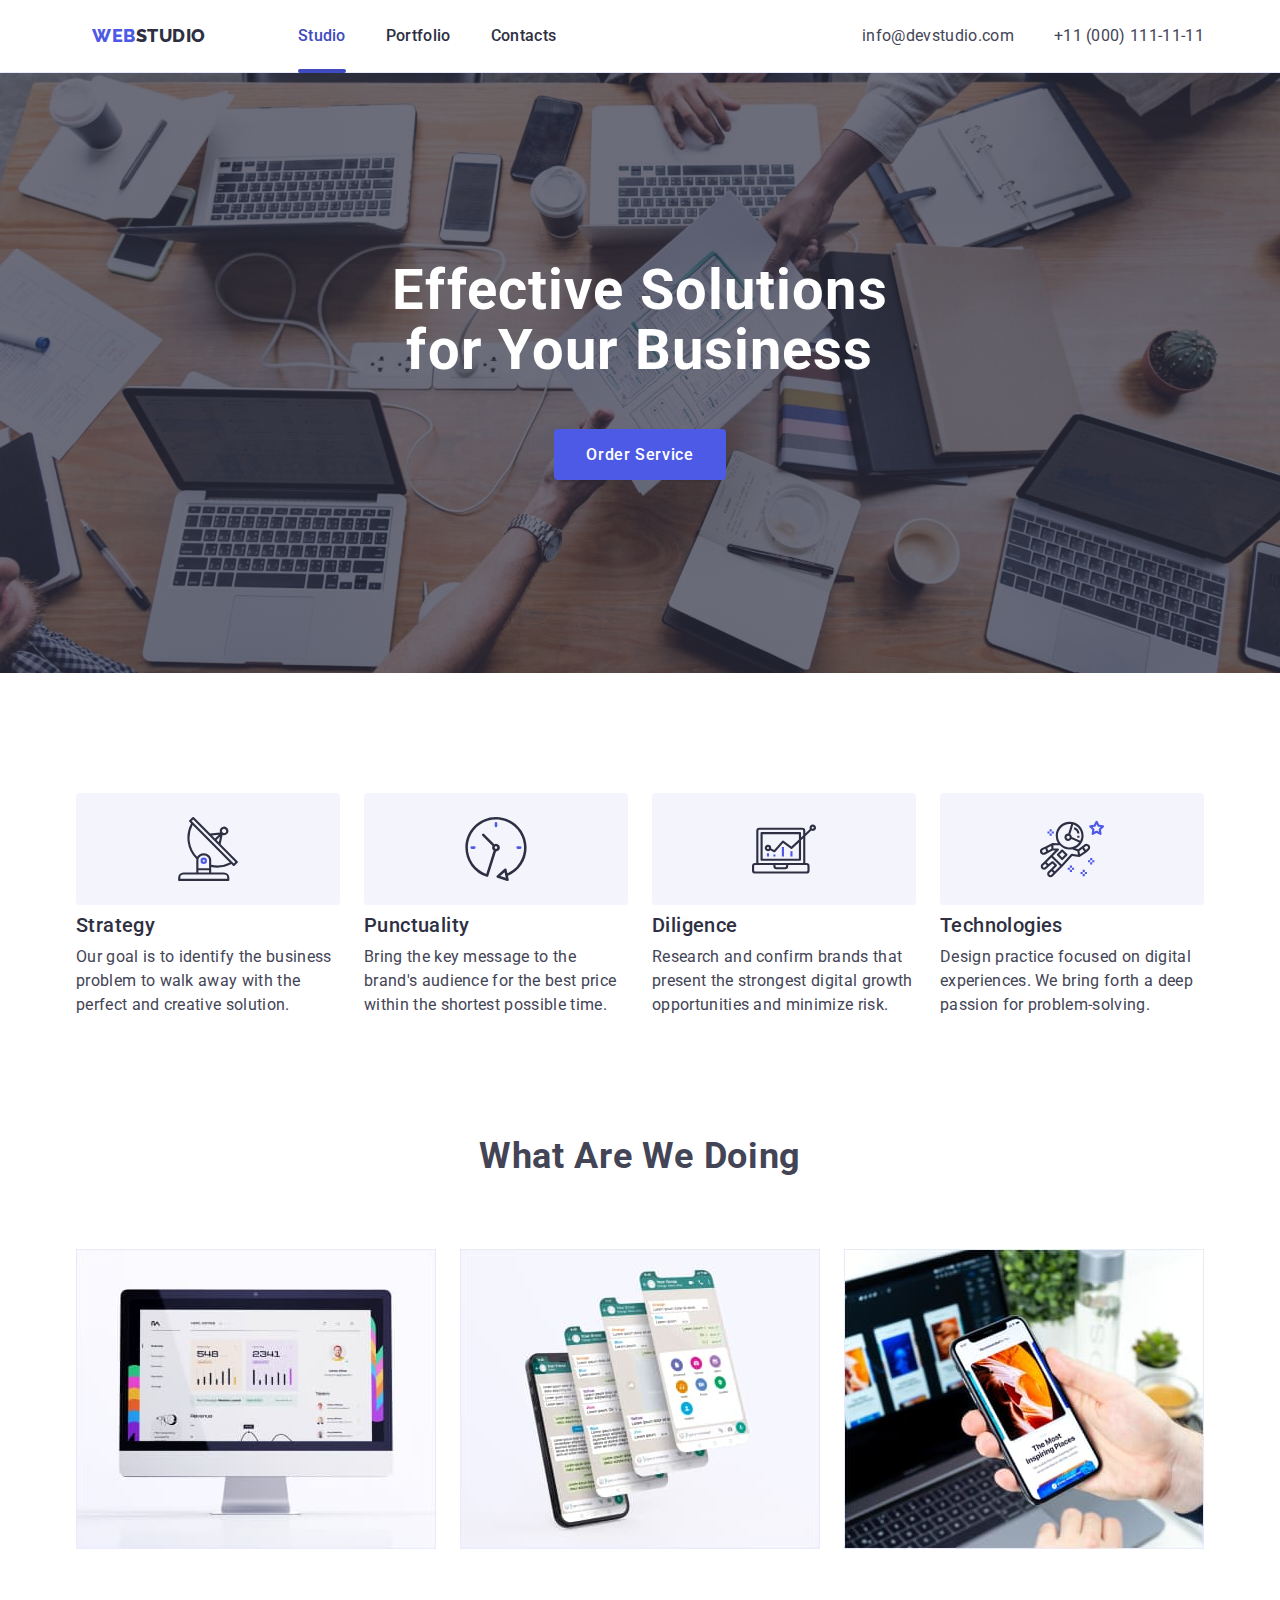
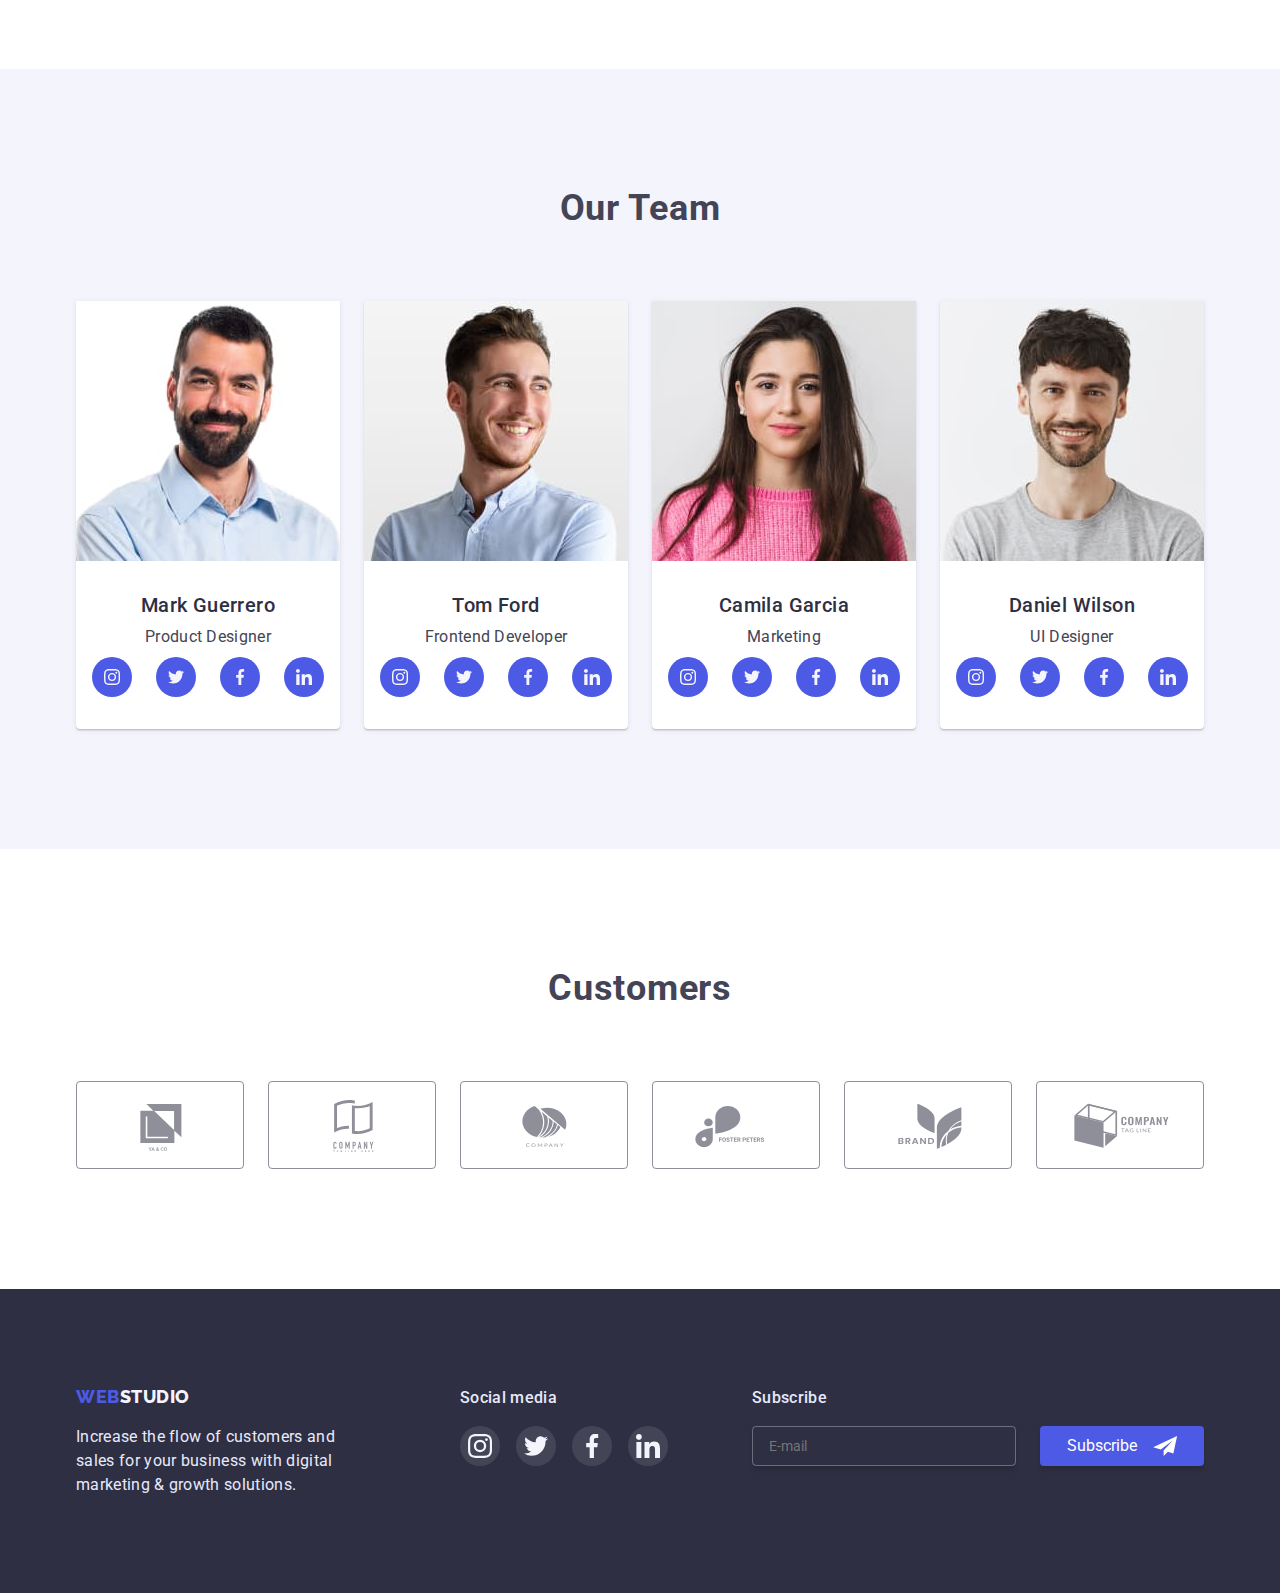
<file: index.html>
<!DOCTYPE html>
<html lang="en">
  <head>
    <meta charset="utf-8" />
    <meta name="viewport" content="width=device-width, initial-scale=1.0" />
    <title>webstudio</title>
    <link rel="preconnect" href="https://fonts.googleapis.com" />
    <link rel="preconnect" href="https://fonts.gstatic.com" crossorigin />
    <link
      href="https://fonts.googleapis.com/css2?family=Raleway:wght@800&family=Roboto:wght@400;500;700;900&display=swap"
      rel="stylesheet"
    />
    <link
      rel="stylesheet"
      href="https://cdnjs.cloudflare.com/ajax/libs/modern-normalize/1.1.0/modern-normalize.min.css"
    />
    <!-- <link rel="stylesheet" href="./css/styles.css" /> -->
    <link
      rel="stylesheet"
      href="./css/mobile.css"
      media="screen and (max-width:767px)"
    />
    <link
      rel="stylesheet"
      href="./css/tablet.css"
      media="screen and (min-width:768px)"
    />
    <link
      rel="stylesheet"
      href="./css/desktop.css"
      media="screen and (min-width:1158px)"
    />
  </head>
  <body>
    <!--                            HEADER                        -->

    <header class="header">
      <div class="container">
        <nav class="header-nav">
          <a class="logo logo-header link" href="./index.html">
            <span class="brand-color-logo">web</span>studio</a
          >
          <ul class="header-list list">
            <li class="header-item">
              <a class="header-link link current" href="./index.html">Studio</a>
            </li>
            <li class="header-item">
              <a class="header-link link" href="./portfolio.html">Portfolio</a>
            </li>
            <li class="header-item">
              <a class="header-link link" href="">Contacts</a>
            </li>
          </ul>
        </nav>
        <ul class="contacts-list list">
          <li>
            <a class="contacts-mail link" href="mailto:info@devstudio.com"
              >info@devstudio.com</a
            >
          </li>
          <li>
            <a class="contacts-tel link" href="tel:+110001111111"
              >+11 (000) 111-11-11</a
            >
          </li>
        </ul>

        <!--        MOBILE MENU      -->
        <!--        open btn -->
        <button type="button" class="mobile-menu-open-btn" data-mobile-open>
          <svg class="mobile-menu-open-icon" width="32" height="22">
            <use href="./images/icons.svg#icon-burger-icon"></use>
          </svg>
        </button>
      </div>
      <!--           menu              -->
      <div class="mobile-menu is-hidden" data-mobile>
        <div class="container-mobile">
          <div class="mobile-menu-top">
            <button
              type="button"
              class="mobile-menu-close-btn"
              data-mobile-close
            >
              <svg class="modal-close-svg" width="8" height="8">
                <use href="./images/icons.svg#icon-close"></use>
              </svg>
            </button>
            <ul class="mobile-menu-list list">
              <li class="mobile-menu-item">
                <a class="mobile-menu-link link current" href="./index.html"
                  >Studio</a
                >
              </li>
              <li class="mobile-menu-item">
                <a class="mobile-menu-link link" href="./portfolio.html"
                  >Portfolio</a
                >
              </li>
              <li class="mobile-menu-item">
                <a class="mobile-menu-link link" href="">Contacts</a>
              </li>
            </ul>
          </div>

          <div class="mobile-menu-down">
            <ul class="mobile-menu-contacts-list list">
              <li>
                <a
                  class="mobile-menu-contacts-tel link"
                  href="tel:+110001111111"
                  >+11 (000) 111-11-11</a
                >
              </li>
              <li>
                <a
                  class="mobile-menu-contacts-mail link"
                  href="mailto:info@devstudio.com"
                  >info@devstudio.com</a
                >
              </li>
            </ul>
          </div>

          <div class="mobile-menu-sm">
            <ul class="mobile-menu-sm-list list">
              <li class="mobile-menu-sm-item">
                <a href="" class="mobile-menu-sm-link link">
                  <svg class="mobile-menu-sm-icon" width="24" height="24">
                    <use href="./images/icons.svg#icon-instagram-2"></use>
                  </svg>
                </a>
              </li>
              <li class="mobile-menu-sm-item">
                <a href="" class="mobile-menu-sm-link link">
                  <svg class="mobile-menu-sm-icon" width="24" height="24">
                    <use href="./images/icons.svg#icon-twitter-1"></use>
                  </svg>
                </a>
              </li>
              <li class="mobile-menu-sm-item">
                <a href="" class="mobile-menu-sm-link link">
                  <svg class="mobile-menu-sm-icon" width="24" height="24">
                    <use href="./images/icons.svg#icon-facebook-1"></use>
                  </svg>
                </a>
              </li>
              <li class="mobile-menu-sm-item">
                <a href="" class="mobile-menu-sm-link link">
                  <svg class="mobile-menu-sm-icon" width="24" height="24">
                    <use href="./images/icons.svg#icon-linkedin-1"></use>
                  </svg>
                </a>
              </li>
            </ul>
          </div>
        </div>
      </div>
    </header>

    <main>
      <!--                           HERO                       -->

      <section class="hero hero-bg">
        <div class="container">
          <h1 class="hero-title">Effective Solutions for Your Business</h1>
          <button type="button" class="hero-btn" data-modal-open>
            Order Service
          </button>
        </div>
      </section>

      <!--                           ABOUT                        -->

      <section class="about section">
        <div class="container">
          <h2 class="visually-hidden">About us</h2>
          <ul class="about-list list">
            <li class="about-item">
              <div class="about-wrap">
                <svg class="about-icon" width="64" height="64">
                  <use href="./images/icons.svg#icon-antenna-1"></use>
                </svg>
              </div>
              <h3 class="about-title">Strategy</h3>
              <p class="about-text">
                Our goal is to identify the business problem to walk away with
                the perfect and creative solution.
              </p>
            </li>
            <li class="about-item">
              <div class="about-wrap">
                <svg class="about-icon" width="64" height="64">
                  <use href="./images/icons.svg#icon-clock-1"></use>
                </svg>
              </div>
              <h3 class="about-title">Punctuality</h3>
              <p class="about-text">
                Bring the key message to the brand's audience for the best price
                within the shortest possible time.
              </p>
            </li>
            <li class="about-item">
              <div class="about-wrap">
                <svg class="about-icon" width="64" height="64">
                  <use href="./images/icons.svg#icon-diagram-1"></use>
                </svg>
              </div>
              <h3 class="about-title">Diligence</h3>
              <p class="about-text">
                Research and confirm brands that present the strongest digital
                growth opportunities and minimize risk.
              </p>
            </li>
            <li class="about-item">
              <div class="about-wrap">
                <svg class="about-icon" width="64" height="64">
                  <use href="./images/icons.svg#icon-astronaut-1"></use>
                </svg>
              </div>
              <h3 class="about-title">Technologies</h3>
              <p class="about-text">
                Design practice focused on digital experiences. We bring forth a
                deep passion for problem-solving.
              </p>
            </li>
          </ul>
        </div>
      </section>

      <!--                                  SERVICES                    -->

      <section class="services section">
        <div class="container">
          <h2 class="services-title">What are we doing</h2>
          <ul class="services-list list">
            <li class="services-list-item">
              <img
                class="services-list-img"
                src="./images/services/service-1.jpg"
                alt="The program interface on the monitor"
                srcset="
                ./images/services/service-1.jpg 1x,
                ./images/services/service-1-2x.jpg 2x"
                width="360"
                height="300"
              />
            </li>
            <li class="services-list-item">
              <img
                class="services-list-img"
                src="./images/services/service-2.jpg"
                alt="Mobile messenger interface"
                srcset="
                ./images/services/service-2.jpg 1x,
                ./images/services/service-2-2x.jpg 2x"                "
                width="360"
                height="300"
              />
            </li>
            <li class="services-list-item">
              <img
                class="services-list-img"
                src="./images/services/service-3.jpg"
                alt="Smartphone with opened application in the hand"
                srcset="
                ./images/services/service-3.jpg 1x,
                ./images/services/service-3-2x.jpg 2x"
                width="360"
                height="300"
              />
            </li>
          </ul>
        </div>
      </section>

      <!--                              TEAM                      -->

      <section class="team section">
        <div class="container">
          <h2 class="team-title">Our team</h2>
          <ul class="team-list list">
            <li class="team-list-item">
              <img
                class="team-list-img"
                src="./images/team/mark-guerrero.jpg"
                alt="Mark Guerrero photo"
                srcset="
                ./images/team/mark-guerrero.jpg 1x,
                ./images/team/mark-guerrero-2x.jpg 2x"
                width="264"
                height="260"
              />
              <div class="team-member-wrap">
                <h3 class="team-member-name">Mark Guerrero</h3>
                <p class="team-member-poisition">Product Designer</p>
                <ul class="team-sm-list list">
                  <li class="team-sm-item">
                    <a href="" class="team-sm-link link">
                      <svg class="team-sm-icon" width="16" height="16">
                        <use href="./images/icons.svg#icon-instagram-2"></use>
                      </svg>
                    </a>
                  </li>
                  <li class="team-sm-item">
                    <a href="" class="team-sm-link link">
                      <svg class="team-sm-icon" width="16" height="16">
                        <use href="./images/icons.svg#icon-twitter-1"></use>
                      </svg>
                    </a>
                  </li>
                  <li class="team-sm-item">
                    <a href="" class="team-sm-link link">
                      <svg class="team-sm-icon" width="16" height="16">
                        <use href="./images/icons.svg#icon-facebook-1"></use>
                      </svg>
                    </a>
                  </li>
                  <li class="team-sm-item">
                    <a href="" class="team-sm-link link">
                      <svg class="team-sm-icon" width="16" height="16">
                        <use href="./images/icons.svg#icon-linkedin-1"></use>
                      </svg>
                    </a>
                  </li>
                </ul>
              </div>
            </li>

            <li class="team-list-item">
              <img
                class="team-list-img"
                src="./images/team/tom-ford.jpg"
                alt="Tom Ford photo"
                srcset="
                ./images/team/tom-ford.jpg 1x,
                ./images/team/tom-ford-2x.jpg 2x"
                width="264"
                height="260"
              />
              <div class="team-member-wrap">
                <h3 class="team-member-name">Tom Ford</h3>
                <p class="team-member-poisition">Frontend Developer</p>
                <ul class="team-sm-list list">
                  <li class="team-sm-item">
                    <a href="" class="team-sm-link link">
                      <svg class="team-sm-icon" width="16" height="16">
                        <use href="./images/icons.svg#icon-instagram-2"></use>
                      </svg>
                    </a>
                  </li>
                  <li class="team-sm-item">
                    <a href="" class="team-sm-link link">
                      <svg class="team-sm-icon" width="16" height="16">
                        <use href="./images/icons.svg#icon-twitter-1"></use>
                      </svg>
                    </a>
                  </li>
                  <li class="team-sm-item">
                    <a href="" class="team-sm-link link">
                      <svg class="team-sm-icon" width="16" height="16">
                        <use href="./images/icons.svg#icon-facebook-1"></use>
                      </svg>
                    </a>
                  </li>
                  <li class="team-sm-item">
                    <a href="" class="team-sm-link link">
                      <svg class="team-sm-icon" width="16" height="16">
                        <use href="./images/icons.svg#icon-linkedin-1"></use>
                      </svg>
                    </a>
                  </li>
                </ul>
              </div>
            </li>

            <li class="team-list-item">
              <img
                class="team-list-img"
                src="./images/team/camila-garcia.jpg"
                alt="Camila Garcia photo"
                srcset="
                ./images/team/camila-garcia.jpg 1x,
                ./images/team/camila-garcia-2x.jpg 2x"
                width="264"
                height="260"
              />
              <div class="team-member-wrap">
                <h3 class="team-member-name">Camila Garcia</h3>
                <p class="team-member-poisition">Marketing</p>
                <ul class="team-sm-list list">
                  <li class="team-sm-item">
                    <a href="" class="team-sm-link link">
                      <svg class="team-sm-icon" width="16" height="16">
                        <use href="./images/icons.svg#icon-instagram-2"></use>
                      </svg>
                    </a>
                  </li>
                  <li class="team-sm-item">
                    <a href="" class="team-sm-link link">
                      <svg class="team-sm-icon" width="16" height="16">
                        <use href="./images/icons.svg#icon-twitter-1"></use>
                      </svg>
                    </a>
                  </li>
                  <li class="team-sm-item">
                    <a href="" class="team-sm-link link">
                      <svg class="team-sm-icon" width="16" height="16">
                        <use href="./images/icons.svg#icon-facebook-1"></use>
                      </svg>
                    </a>
                  </li>
                  <li class="team-sm-item">
                    <a href="" class="team-sm-link link">
                      <svg class="team-sm-icon" width="16" height="16">
                        <use href="./images/icons.svg#icon-linkedin-1"></use>
                      </svg>
                    </a>
                  </li>
                </ul>
              </div>
            </li>

            <li class="team-list-item">
              <img
                class="team-list-img"
                src="./images/team/daniel-wilson.jpg"
                alt="Daniel Wilson photo"
                srcset="
                ./images/team/daniel-wilson.jpg 1x,
                ./images/team/daniel-wilson-2x.jpg 2x"
                width="264"
                height="260"
              />
              <div class="team-member-wrap">
                <h3 class="team-member-name">Daniel Wilson</h3>
                <p class="team-member-poisition">UI Designer</p>
                <ul class="team-sm-list list">
                  <li class="team-sm-item">
                    <a href="" class="team-sm-link link">
                      <svg class="team-sm-icon" width="16" height="16">
                        <use href="./images/icons.svg#icon-instagram-2"></use>
                      </svg>
                    </a>
                  </li>
                  <li class="team-sm-item">
                    <a href="" class="team-sm-link link">
                      <svg class="team-sm-icon" width="16" height="16">
                        <use href="./images/icons.svg#icon-twitter-1"></use>
                      </svg>
                    </a>
                  </li>
                  <li class="team-sm-item">
                    <a href="" class="team-sm-link link">
                      <svg class="team-sm-icon" width="16" height="16">
                        <use href="./images/icons.svg#icon-facebook-1"></use>
                      </svg>
                    </a>
                  </li>
                  <li class="team-sm-item">
                    <a href="" class="team-sm-link link">
                      <svg class="team-sm-icon" width="16" height="16">
                        <use href="./images/icons.svg#icon-linkedin-1"></use>
                      </svg>
                    </a>
                  </li>
                </ul>
              </div>
            </li>
          </ul>
        </div>
      </section>

      <!--                         CUSTOMERS                        -->

      <section class="customers section">
        <div class="container">
          <h2 class="customers-title">Customers</h2>
          <ul class="castomers-list list">
            <li class="customers-item">
              <a href="" class="customers-link">
                <svg class="customers-icon" width="104" height="56">
                  <use href="./images/icons.svg#icon-Logo"></use>
                </svg>
              </a>
            </li>
            <li class="customers-item">
              <a href="" class="customers-link">
                <svg class="customers-icon" width="104" height="56">
                  <use href="./images/icons.svg#icon-Logo-1"></use>
                </svg>
              </a>
            </li>
            <li class="customers-item">
              <a href="" class="customers-link">
                <svg class="customers-icon" width="104" height="56">
                  <use href="./images/icons.svg#icon-Logo-2"></use>
                </svg>
              </a>
            </li>
            <li class="customers-item">
              <a href="" class="customers-link">
                <svg class="customers-icon" width="104" height="56">
                  <use href="./images/icons.svg#icon-Logo-3"></use>
                </svg>
              </a>
            </li>
            <li class="customers-item">
              <a href="" class="customers-link">
                <svg class="customers-icon" width="104" height="56">
                  <use href="./images/icons.svg#icon-Logo-4"></use>
                </svg>
              </a>
            </li>
            <li class="customers-item">
              <a href="" class="customers-link">
                <svg class="customers-icon" width="104" height="56">
                  <use href="./images/icons.svg#icon-Logo-5"></use>
                </svg>
              </a>
            </li>
          </ul>
        </div>
      </section>
    </main>

    <!--                                FOOTER                         -->

    <footer class="footer">
      <div class="container footer-flex">
        <div class="footer-main-info">
          <a class="logo-footer logo link" href="./index.html"
            ><span class="brand-color-logo">web</span>studio</a
          >
          <p class="footer-text">
            Increase the flow of customers and sales for your business with
            digital marketing & growth solutions.
          </p>
        </div>
        <div class="footer-social-media">
          <p class="footer-sm-text">Social media</p>
          <ul class="footer-sm-list list">
            <li class="footer-sm-item">
              <a href="" class="footer-sm-link link">
                <svg class="footer-sm-icon" width="24" height="24">
                  <use href="./images/icons.svg#icon-instagram-2"></use>
                </svg>
              </a>
            </li>
            <li class="footer-sm-item">
              <a href="" class="footer-sm-link link">
                <svg class="footer-sm-icon" width="24" height="24">
                  <use href="./images/icons.svg#icon-twitter-1"></use>
                </svg>
              </a>
            </li>
            <li class="footer-sm-item">
              <a href="" class="footer-sm-link link">
                <svg class="footer-sm-icon" width="24" height="24">
                  <use href="./images/icons.svg#icon-facebook-1"></use>
                </svg>
              </a>
            </li>
            <li class="footer-sm-item">
              <a href="" class="footer-sm-link link">
                <svg class="footer-sm-icon" width="24" height="24">
                  <use href="./images/icons.svg#icon-linkedin-1"></use>
                </svg>
              </a>
            </li>
          </ul>
        </div>

        <!--                           SUBSCRIBE                       -->

        <div class="footer-subscribe-wrap">
          <p class="footer-sm-text">Subscribe</p>
          <form class="footer-form">
            <input
              type="email"
              placeholder="E-mail"
              name="user-email"
              class="footer-form-input"
              required
            />
            <button type="submit" class="button-subscribe">
              Subscribe
              <svg class="icon-send" width="24" height="20">
                <use href="./images/icons.svg#icon-send"></use>
              </svg>
            </button>
          </form>
        </div>
      </div>
    </footer>

    <!--                               MODAL                     -->

    <!--+is-hidden-->
    <div class="backdrop is-hidden" data-modal>
      <div class="modal">
        <button type="button" class="modal-close-btn" data-modal-close>
          <svg class="modal-close-svg" width="8" height="8">
            <use href="./images/icons.svg#icon-close"></use>
          </svg>
        </button>

        <p class="modal-form-header">
          Leave your contacts and we will call you back
        </p>
        <form class="modal-form">
          <div class="modal-form-field">
            <label for="user-name" class="input-text">Name</label>
            <div class="input-wrap">
              <input
                type="text"
                class="modal-input"
                name="user-name"
                placeholder=""
                required
                id="user-name"
              />
              <svg class="modal-input-icon" width="12" height="12">
                <use href="./images/icons.svg#icon-user"></use>
              </svg>
            </div>
          </div>

          <div class="modal-form-field">
            <label for="user-phone" class="input-text">Phone</label>
            <div class="input-wrap">
              <input
                type="tel"
                class="modal-input"
                name="user-phone"
                placeholder=""
                required
                id="user-phone"
              />
              <svg class="modal-input-icon" width="13" height="13">
                <use href="./images/icons.svg#icon-phone"></use>
              </svg>
            </div>
          </div>

          <div class="modal-form-field">
            <label for="user-email" class="input-text">Email</label>
            <div class="input-wrap">
              <input
                type="email"
                class="modal-input"
                name="user-email"
                placeholder=""
                required
                id="user-email"
              />
              <svg class="modal-input-icon" width="15" height="15">
                <use href="./images/icons.svg#icon-letter"></use>
              </svg>
            </div>
          </div>

          <div class="modal-form-field">
            <label for="modal-user-comment" class="input-text">Comment</label>
            <div class="input-wrap">
              <textarea
                name="modal-user-comment"
                id="modal-user-comment"
                class="modal-comment"
                placeholder="Text input"
              ></textarea>
            </div>
          </div>

          <input
            type="checkbox"
            name="privacy"
            id="privacy"
            value="true"
            class="input-check visually-hidden"
          />
          <label for="privacy" class="check-text">
            <span
              ><svg class="privacy-icon" width="10" height="8">
                <use href="./images/icons.svg#icon-check-mark"></use></svg
            ></span><p>
            I accept the terms and conditions of the
            <a href="#" class="privacy-link"> Privacy Policy</a></p></label
          >
          <button type="submit" class="submit-btn">Send</button>
        </form>
      </div>
    </div>
    <script src="./js/mobile.js"></script>
    <script src="./js/modal.js"></script>
  </body>
</html>
</file>
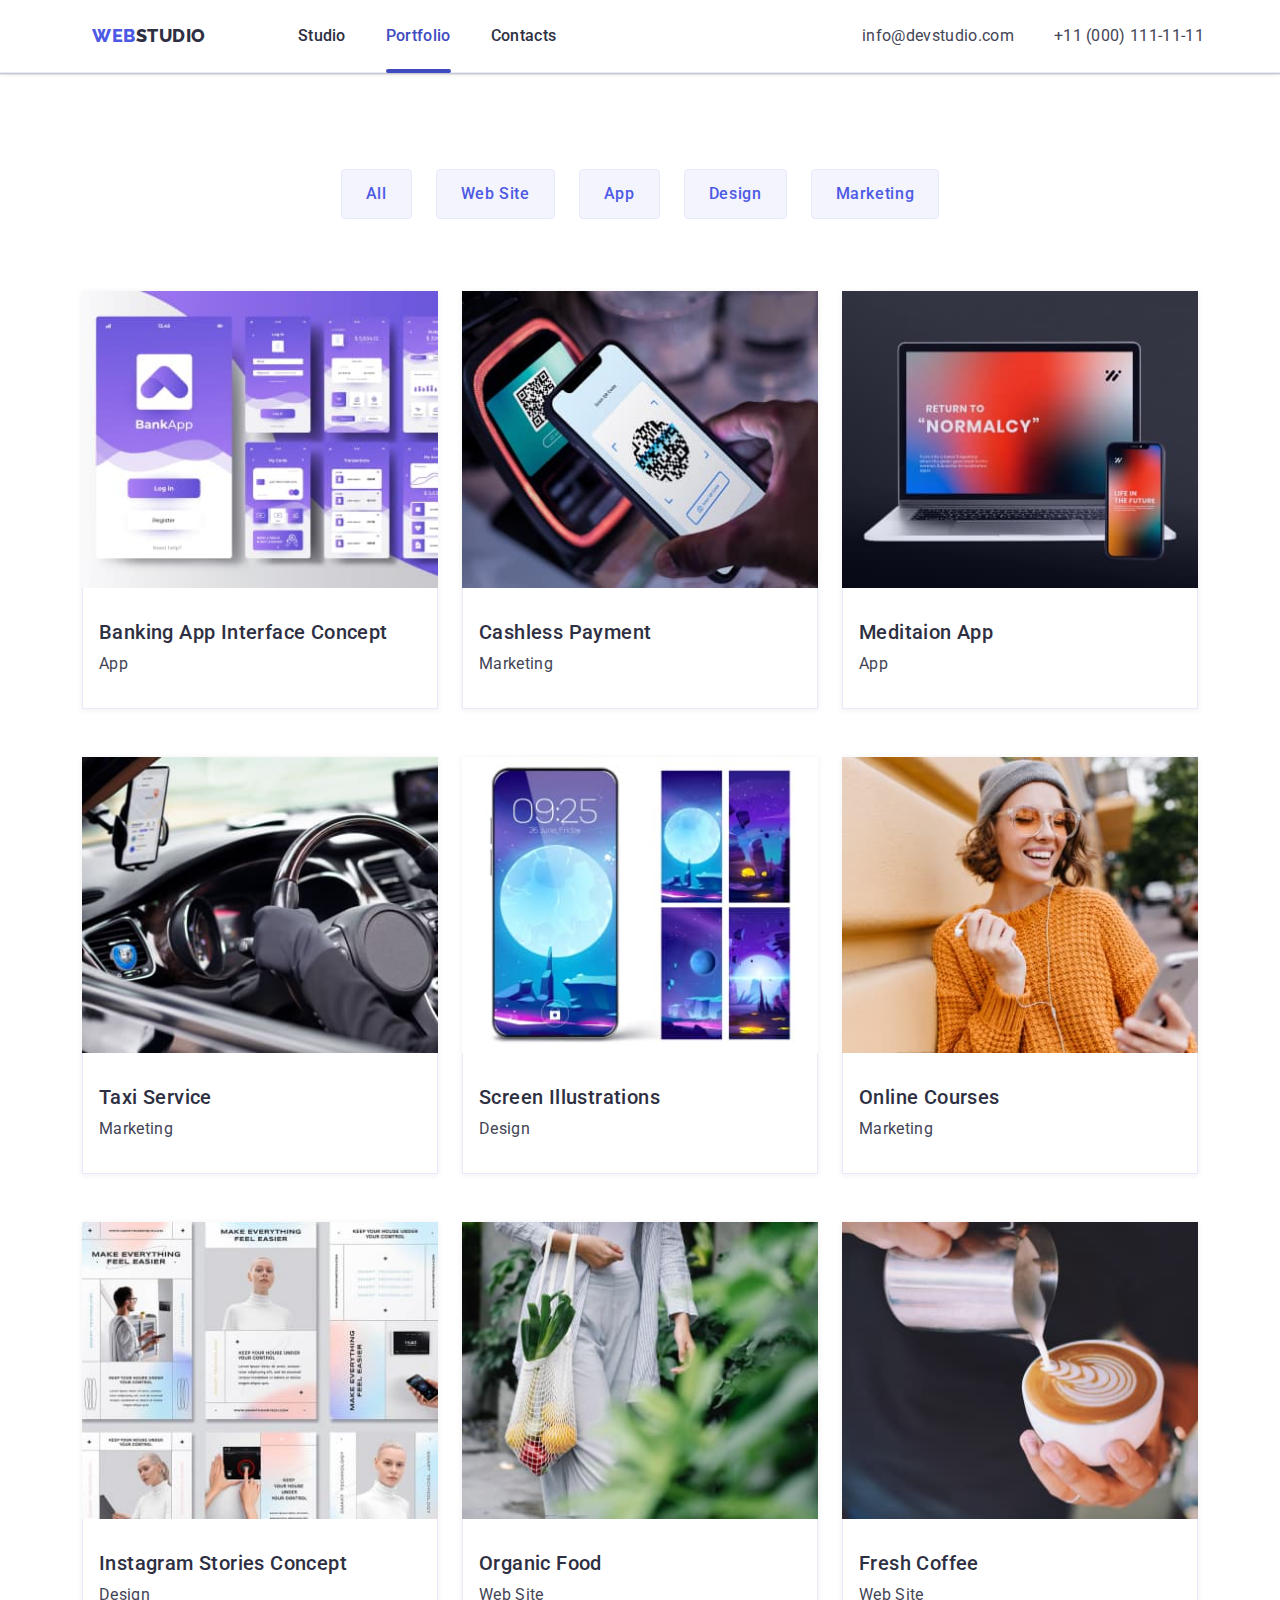
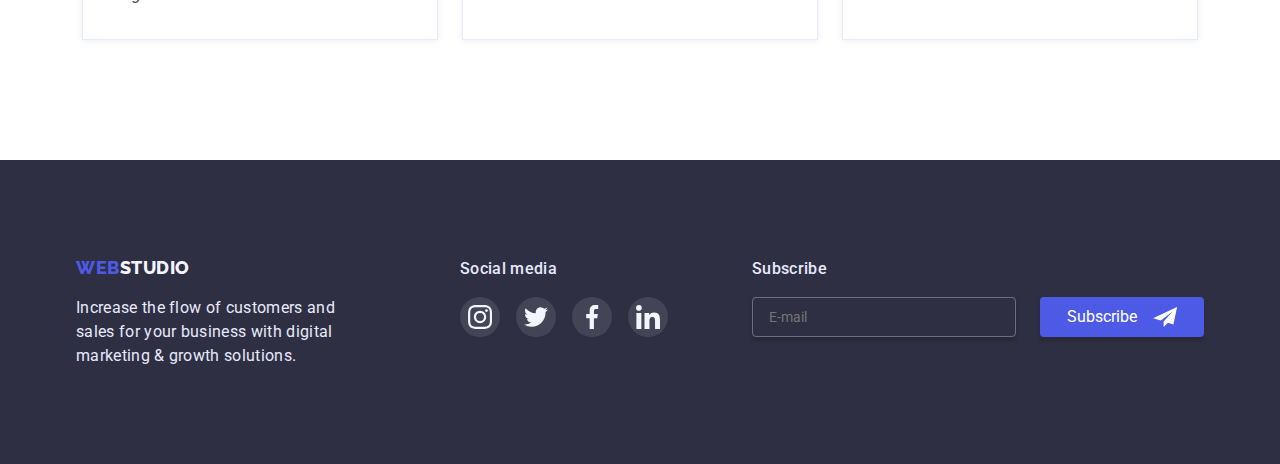
<file: portfolio.html>
<!DOCTYPE html>
<html lang="en">
  <head>
    <meta charset="utf-8" />
    <meta name="viewport" content="width=device-width, initial-scale=1.0" />
    <title>webstudio</title>
    <link rel="preconnect" href="https://fonts.googleapis.com" />
    <link rel="preconnect" href="https://fonts.gstatic.com" crossorigin />
    <link
      href="https://fonts.googleapis.com/css2?family=Raleway:wght@800&family=Roboto:wght@400;500;700;900&display=swap"
      rel="stylesheet"
    />
    <link
      rel="stylesheet"
      href="https://cdnjs.cloudflare.com/ajax/libs/modern-normalize/1.1.0/modern-normalize.min.css"
    />
    <!-- <link rel="stylesheet" href="./css/styles.css"/> -->
    <link
      rel="stylesheet"
      href="./css/mobile.css"
      media="screen and (max-width:767px)"
    />
    <link
      rel="stylesheet"
      href="./css/tablet.css"
      media="screen and (min-width:768px)"
    />
    <link
      rel="stylesheet"
      href="./css/desktop.css"
      media="screen and (min-width:1158px)"
    />
  </head>

  <body>
    <!--                                    HEADER                        -->

    <header class="header">
      <div class="container">
        <nav class="header-nav">
          <a class="logo logo-header link" href="./index.html">
            <span class="brand-color-logo">web</span>studio</a
          >
          <ul class="header-list list">
            <li class="header-item">
              <a class="header-link link" href="./index.html">Studio</a>
            </li>
            <li class="header-item">
              <a class="header-link link current" href="./portfolio.html"
                >Portfolio</a
              >
            </li>
            <li class="header-item">
              <a class="header-link link" href="">Contacts</a>
            </li>
          </ul>
        </nav>
        <ul class="contacts-list list">
          <li>
            <a class="contacts-mail link" href="mailto:info@devstudio.com"
              >info@devstudio.com</a
            >
          </li>
          <li>
            <a class="contacts-tel link" href="tel:+110001111111"
              >+11 (000) 111-11-11</a
            >
          </li>
        </ul>

        <!--        MOBILE MENU      -->
        <!--        open btn -->
        <button type="button" class="mobile-menu-open-btn" data-mobile-open>
          <svg class="mobile-menu-open-icon" width="32" height="22">
            <use href="./images/icons.svg#icon-burger-icon"></use>
          </svg>
        </button>
      </div>
      <!--           menu              -->
      <div class="mobile-menu is-hidden" data-mobile>
        <div class="container-mobile">
          <div class="mobile-menu-top">
            <button
              type="button"
              class="mobile-menu-close-btn"
              data-mobile-close
            >
              <svg class="modal-close-svg" width="8" height="8">
                <use href="./images/icons.svg#icon-close"></use>
              </svg>
            </button>
            <ul class="mobile-menu-list list">
              <li class="mobile-menu-item">
                <a class="mobile-menu-link link" href="./index.html"
                  >Studio</a
                >
              </li>
              <li class="mobile-menu-item">
                <a class="mobile-menu-link link current" href="./portfolio.html"
                  >Portfolio</a
                >
              </li>
              <li class="mobile-menu-item">
                <a class="mobile-menu-link link" href="">Contacts</a>
              </li>
            </ul>
          </div>

          <div class="mobile-menu-down">
            <ul class="mobile-menu-contacts-list list">
              <li>
                <a
                  class="mobile-menu-contacts-tel link"
                  href="tel:+110001111111"
                  >+11 (000) 111-11-11</a
                >
              </li>
              <li>
                <a
                  class="mobile-menu-contacts-mail link"
                  href="mailto:info@devstudio.com"
                  >info@devstudio.com</a
                >
              </li>
            </ul>
          </div>

          <div class="mobile-menu-sm">
            <ul class="mobile-menu-sm-list list">
              <li class="mobile-menu-sm-item">
                <a href="" class="mobile-menu-sm-link link">
                  <svg class="mobile-menu-sm-icon" width="24" height="24">
                    <use href="./images/icons.svg#icon-instagram-2"></use>
                  </svg>
                </a>
              </li>
              <li class="mobile-menu-sm-item">
                <a href="" class="mobile-menu-sm-link link">
                  <svg class="mobile-menu-sm-icon" width="24" height="24">
                    <use href="./images/icons.svg#icon-twitter-1"></use>
                  </svg>
                </a>
              </li>
              <li class="mobile-menu-sm-item">
                <a href="" class="mobile-menu-sm-link link">
                  <svg class="mobile-menu-sm-icon" width="24" height="24">
                    <use href="./images/icons.svg#icon-facebook-1"></use>
                  </svg>
                </a>
              </li>
              <li class="mobile-menu-sm-item">
                <a href="" class="mobile-menu-sm-link link">
                  <svg class="mobile-menu-sm-icon" width="24" height="24">
                    <use href="./images/icons.svg#icon-linkedin-1"></use>
                  </svg>
                </a>
              </li>
            </ul>
          </div>
        </div>
      </div>
    </header>
    <main>
      <!--                           PORTFOLIO                   -->

      <section class="portfolio section">
        <div class="container">
          <h1 class="visually-hidden">Portfolio</h1>
          <ul class="portfolio-btn-list list">
            <li><button type="button" class="portfolio-btn">All</button></li>
            <li>
              <button type="button" class="portfolio-btn">Web Site</button>
            </li>
            <li><button type="button" class="portfolio-btn">App</button></li>
            <li><button type="button" class="portfolio-btn">Design</button></li>
            <li>
              <button type="button" class="portfolio-btn">Marketing</button>
            </li>
          </ul>

          <ul class="portfolio-list list">
            <li class="portfolio-item">
              <a class="portfolio-link" href="">
                <div class="portfolio-top-wrap">
                  <img
                    class="portfolio-img"
                    src="./images/portfolio/banking-app.jpg"
                    alt="application desing"
                    width="360"
                    height="300"
                  />
                  <p class="portfolio-top-text">
                    14 Stylish and User-Friendly App Design Concepts · Task
                    Manager App · Calorie Tracker App · Exotic Fruit Ecommerce
                    App · Cloud Storage App
                  </p>
                </div>
                <div class="portfolio-card-content">
                  <h2 class="portfolio-activity-name">
                    Banking App Interface Concept
                  </h2>
                  <p class="portfolio-activity-type">App</p>
                </div>
              </a>
            </li>

            <li class="portfolio-item">
              <a class="portfolio-link" href="">
                <div class="portfolio-top-wrap">
                  <img
                    class="portfolio-img"
                    src="./images/portfolio/cashless-payment.jpg"
                    alt="payment mobile application"
                    width="360"
                    height="300"
                  />
                  <p class="portfolio-top-text">
                    14 Stylish and User-Friendly App Design Concepts · Task
                    Manager App · Calorie Tracker App · Exotic Fruit Ecommerce
                    App · Cloud Storage App
                  </p>
                </div>
                <div class="portfolio-card-content">
                  <h2 class="portfolio-activity-name">Cashless Payment</h2>
                  <p class="portfolio-activity-type">Marketing</p>
                </div>
              </a>
            </li>

            <li class="portfolio-item">
              <a class="portfolio-link" href="">
                <div class="portfolio-top-wrap">
                  <img
                    class="portfolio-img"
                    src="./images/portfolio/mediation-app.jpg"
                    alt="applecation interface"
                    width="360"
                    height="300"
                  />
                  <p class="portfolio-top-text">
                    14 Stylish and User-Friendly App Design Concepts · Task
                    Manager App · Calorie Tracker App · Exotic Fruit Ecommerce
                    App · Cloud Storage App
                  </p>
                </div>
                <div class="portfolio-card-content">
                  <h2 class="portfolio-activity-name">Meditaion App</h2>
                  <p class="portfolio-activity-type">App</p>
                </div>
              </a>
            </li>

            <li class="portfolio-item">
              <a class="portfolio-link" href="">
                <div class="portfolio-top-wrap">
                  <img
                    class="portfolio-img"
                    src="./images/portfolio/taxi-service.jpg"
                    alt="inside the car"
                    width="360"
                    height="300"
                  />
                  <p class="portfolio-top-text">
                    14 Stylish and User-Friendly App Design Concepts · Task
                    Manager App · Calorie Tracker App · Exotic Fruit Ecommerce
                    App · Cloud Storage App
                  </p>
                </div>
                <div class="portfolio-card-content">
                  <h2 class="portfolio-activity-name">Taxi Service</h2>
                  <p class="portfolio-activity-type">Marketing</p>
                </div>
              </a>
            </li>

            <li class="portfolio-item">
              <a class="portfolio-link" href="">
                <div class="portfolio-top-wrap">
                  <img
                    class="portfolio-img"
                    src="./images/portfolio/screen-illustrations.jpg"
                    alt="illustrations on the screen"
                    width="360"
                    height="300"
                  />
                  <p class="portfolio-top-text">
                    14 Stylish and User-Friendly App Design Concepts · Task
                    Manager App · Calorie Tracker App · Exotic Fruit Ecommerce
                    App · Cloud Storage App
                  </p>
                </div>
                <div class="portfolio-card-content">
                  <h2 class="portfolio-activity-name">Screen Illustrations</h2>
                  <p class="portfolio-activity-type">Design</p>
                </div>
              </a>
            </li>

            <li class="portfolio-item">
              <a class="portfolio-link" href="">
                <div class="portfolio-top-wrap">
                  <img
                    class="portfolio-img"
                    src="./images/portfolio/online-courses.jpg"
                    alt="young girl with a smartphone"
                    width="360"
                    height="300"
                  />
                  <p class="portfolio-top-text">
                    14 Stylish and User-Friendly App Design Concepts · Task
                    Manager App · Calorie Tracker App · Exotic Fruit Ecommerce
                    App · Cloud Storage App
                  </p>
                </div>
                <div class="portfolio-card-content">
                  <h2 class="portfolio-activity-name">Online Courses</h2>
                  <p class="portfolio-activity-type">Marketing</p>
                </div>
              </a>
            </li>

            <li class="portfolio-item">
              <a class="portfolio-link" href="">
                <div class="portfolio-top-wrap">
                  <img
                    class="portfolio-img"
                    src="./images/portfolio/instagram-oncept.jpg"
                    alt="concept desing"
                    width="360"
                    height="300"
                  />
                  <p class="portfolio-top-text">
                    14 Stylish and User-Friendly App Design Concepts · Task
                    Manager App · Calorie Tracker App · Exotic Fruit Ecommerce
                    App · Cloud Storage App
                  </p>
                </div>
                <div class="portfolio-card-content">
                  <h2 class="portfolio-activity-name">
                    Instagram Stories Concept
                  </h2>
                  <p class="portfolio-activity-type">Design</p>
                </div>
              </a>
            </li>

            <li class="portfolio-item">
              <a class="portfolio-link" href="">
                <div class="portfolio-top-wrap">
                  <img
                    class="portfolio-img"
                    src="./images/portfolio/organic-food.jpg"
                    alt="woman with fruit"
                    width="360"
                    height="300"
                  />
                  <p class="portfolio-top-text">
                    14 Stylish and User-Friendly App Design Concepts · Task
                    Manager App · Calorie Tracker App · Exotic Fruit Ecommerce
                    App · Cloud Storage App
                  </p>
                </div>
                <div class="portfolio-card-content">
                  <h2 class="portfolio-activity-name">Organic Food</h2>
                  <p class="portfolio-activity-type">Web Site</p>
                </div>
              </a>
            </li>

            <li class="portfolio-item">
              <a class="portfolio-link" href="">
                <div class="portfolio-top-wrap">
                  <img
                    class="portfolio-img"
                    src="./images/portfolio/fresh-coffee.jpg"
                    alt="a cup of coffee"
                    width="360"
                    height="300"
                  />
                  <p class="portfolio-top-text">
                    14 Stylish and User-Friendly App Design Concepts · Task
                    Manager App · Calorie Tracker App · Exotic Fruit Ecommerce
                    App · Cloud Storage App
                  </p>
                </div>
                <div class="portfolio-card-content">
                  <h2 class="portfolio-activity-name">Fresh Coffee</h2>
                  <p class="portfolio-activity-type">Web Site</p>
                </div>
              </a>
            </li>
          </ul>
        </div>
      </section>
    </main>

    <!--                                  FOOTER                             -->

    <footer class="footer">
      <div class="container footer-flex">
        <div class="footer-main-info">
          <a class="logo-footer logo link" href="./index.html"
            ><span class="brand-color-logo">web</span>studio</a
          >
          <p class="footer-text">
            Increase the flow of customers and sales for your business with
            digital marketing & growth solutions.
          </p>
        </div>
        <div class="footer-social-media">
          <p class="footer-sm-text">Social media</p>
          <ul class="footer-sm-list list">
            <li class="footer-sm-item">
              <a href="" class="footer-sm-link link">
                <svg class="footer-sm-icon" width="24" height="24">
                  <use href="./images/icons.svg#icon-instagram-2"></use>
                </svg>
              </a>
            </li>
            <li class="footer-sm-item">
              <a href="" class="footer-sm-link link">
                <svg class="footer-sm-icon" width="24" height="24">
                  <use href="./images/icons.svg#icon-twitter-1"></use>
                </svg>
              </a>
            </li>
            <li class="footer-sm-item">
              <a href="" class="footer-sm-link link">
                <svg class="footer-sm-icon" width="24" height="24">
                  <use href="./images/icons.svg#icon-facebook-1"></use>
                </svg>
              </a>
            </li>
            <li class="footer-sm-item">
              <a href="" class="footer-sm-link link">
                <svg class="footer-sm-icon" width="24" height="24">
                  <use href="./images/icons.svg#icon-linkedin-1"></use>
                </svg>
              </a>
            </li>
          </ul>
        </div>

        <!--                           SUBSCRIBE                       -->

        <div class="footer-subscribe-wrap">
          <p class="footer-sm-text">Subscribe</p>
          <form class="footer-form">
            <input
              type="email"
              placeholder="E-mail"
              name="user-email"
              class="footer-form-input"
              required
            />
            <button type="submit" class="button-subscribe">
              Subscribe
              <svg class="icon-send" width="24" height="20">
                <use href="./images/icons.svg#icon-send"></use>
              </svg>
            </button>
          </form>
        </div>
      </div>
    </footer>
    <script src="./js/mobile.js"></script>
  </body>
</html>
</file>
<file: css/styles.css>
:root {
    --brand-color: #4D5AE5;

    --dark-color: #2E2F42;

    --light-color: #F4F4FD;

    --primary-text-color: #434455;

    --secondary-text-color: #8E8F99;

    --accent-color: #E7E9FC;

    --success-color: #31D0AA;

    --pressed-state-color: #404BBF
}

/* ---------------body--------------- */
body {
    font-family: 'Roboto', sans-serif;
    color: var(--primary-text-color);
    background-color: #ffffff;
}

p,
h1,
h2,
h3 {
    margin: 0;
}

ul,
ol {
    list-style: none;
    margin: 0;
    padding: 0;
}

img {
    display: block;
    max-width: 100%;
    height: auto;
}


.visually-hidden {
    position: absolute;
    width: 1px;
    height: 1px;
    margin: -1px;
    border: 0;
    padding: 0;

    white-space: nowrap;
    clip-path: inset(100%);
    clip: rect(0 0 0 0);
    overflow: hidden;
}

.list {
    list-style: none;
    /* display: flex;
        align-items: center; */
}

.link {
    text-decoration: none;
    transition-property: color;
    transition-duration: 250ms;
    transition-timing-function: cubic-bezier(0.4, 0, 0.2, 1);
    transition-delay: 0;
}

.link:hover,
.link:focus {
    color: var(--brand-color);
}

/* .container {
    outline: 1px solid red;
    padding-left: 15px;
    padding-right: 15px;
} */

/* ----------------logo---------------- */

.logo {
    font-family: 'Raleway', sans-serif;
    font-style: normal;
    font-weight: 800;
    font-size: 18px;
    line-height: 1.33;
    display: flex;
    align-items: center;
    letter-spacing: 0.03em;
    text-transform: uppercase;
    color: var(--dark-color);
    /* margin-right: 76px; */
}

.logo-header {
    padding: 24px 16px;
}

.brand-color-logo {
    color: var(--brand-color);
}

.logo-header:hover,
.logo-header:focus {
    color: var(--dark-color);
}

.logo-footer {
    color: var(--light-color);
    margin-right: 0;
}

.logo-footer:hover,
.logo-footer:focus {
    color: var(--light-color);
}



.container {
    max-width: 458px;
    padding-left: 15px;
    padding-right: 15px;
    margin-left: auto;
    margin-right: auto;
    outline: 1px solid red;

}

/* MOBILE-MENU */

.mobile-menu-open-btn{
    width: 32px;
    height: 22px;
    padding: 0;
    background-color: transparent;
    border: none;
    cursor: pointer;
    margin-right: 16px;
    }

.mobile-menu-open-icon {
    stroke: var(--dark-color)
    }


.mobile-menu-close-btn {
    position: absolute;
    top: 24px;
    right: 24px;
    display: flex;
    justify-content: center;
    align-items: center;
    width: 24px;
    height: 24px;
    border-radius: 50%;
    fill: #000000;
    background-color: var(--accent-color);
    border: 1px solid rgba(0, 0, 0, 0.1);
    border-radius: 50%;
    margin-left: auto;
    cursor: pointer;
    transition-property: background-color, box-shadow;
    transition-duration: 250ms;
    transition-timing-function: cubic-bezier(0.4, 0, 0.2, 1);
}

.mobile-menu-close-btn:hover,
.mobile-menu-close-btn:focus {
    position: absolute;
    right: 24px;
    top: 24px;
    width: 24px;
    height: 24px;
    fill: #ffffff;
    background-color: var(--pressed-state-color);
    border: 1px solid transparent;
    border-radius: 50%;
}


.mobile-menu {
    position: fixed;
    top: 0;
    width: 100%;
    height: 100%;
    background-color: #FFFFFF;
    z-index: 1;
    padding-top: 80px;
    padding-bottom: 40px;
    padding-left: 40px;
}

.container-mobile{
    height: 100%;
    display: flex;
    flex-direction: column;
    justify-content: space-between;
    overflow: auto;
}

.mobile-menu-list {
    margin-bottom: 50px;

}
.mobile-menu-item:not(:last-child) {
    margin-bottom: 40px;
}
.mobile-menu-link {
    position: relative;
    font-weight: 700;
    font-size: 36px;
    line-height: 1.1;
    letter-spacing: 0.02em;
    color: var(--dark-color);
}

.mobile-menu-contacts-list {
    display: flex;
    flex-direction: column;
    gap: 40px;
    margin-left: auto;
    margin-bottom: 48px;
}

.mobile-menu-contacts-tel {
    font-weight: 600;
    font-size: 36px;
    line-height: 1.1 letter-spacing: 0.02em;
    color: var(--primary-text-color);
    /* margin-bottom: 40px; */
}

.mobile-menu-contacts-mail {
    font-weight: 500;
    font-size: 20px;
    line-height: 1.2 letter-spacing: 0.02em;
    color: var(--primary-text-color);
}

.mobile-menu-sm-list {
    display: flex;
    justify-content: left;
    gap: 56px;
}
.mobile-menu-sm-item {
    width: 40px;
    height: 40px;
}
.mobile-menu-sm-link {
    width: 100%;
    height: 100%;
    border-radius: 50%;
    background-color: var(--brand-color);
    display: flex;
    align-items: center;
    justify-content: center;
    transition-property: background-color;
    transition-duration: 250ms;
    transition-timing-function: cubic-bezier(0.4, 0, 0.2, 1);
}
.mobile-menu-sm-link:hover,
.mobile-menu-sm-link:focus {
    background-color: var(--pressed-state-color);
}
.mobile-menu-sm-icon {

}




/* ----------------header---------------- */




.header {
    /* padding-top: 24px;
        padding-bottom: 24px; */
    border-bottom: 1px solid var(--accent-color);
    box-shadow: 0px 1px 6px rgba(46, 47, 66, 0.08), 0px 1px 1px rgba(46, 47, 66, 0.16), 0px 2px 1px rgba(46, 47, 66, 0.08);
}

.header>.container {
    display: flex;
    align-items: center;
}

.header-nav {
    display: flex;
    align-items: center;
    margin-right: auto;
}

.header-list {
    display: none;
    gap: 40px;
}

.header-link {
    position: relative;
    font-weight: 500;
    font-size: 16px;
    line-height: 1.5;
    letter-spacing: 0.02em;
    color: var(--dark-color);

}

.current {
    color: var(--pressed-state-color);
}

.header-link.current::after {
    content: "";
    position: absolute;
    width: 100%;
    height: 4px;
    background-color: var(--pressed-state-color);
    left: 0;
    bottom: -28px;
    border-radius: 2px;
}

.contacts-list {
    display: none;
    margin-left: auto;
    gap: 40px;
}

.contacts-mail,
.contacts-tel {
    font-size: 16px;
    line-height: 1.5 letter-spacing: 0.02em;
    color: var(--primary-text-color);
}

/* 
    /* ---------------hero--------------- */

.hero {
    background-color: var(--dark-color);
    padding-top: 188px;
    padding-bottom: 188px;
}

.hero-bg {
    background-image: linear-gradient(rgba(46, 47, 66, 0.7), rgba(46, 47, 66, 0.7)), url(../images/hero/people-office.jpg);
    max-width: 1440px;
    height: 600;
    background-repeat: no-repeat;
    background-position: center;
    background-size: cover;
    margin: 0 auto;
}

.hero-title {
    max-width: 496px;
    font-size: 56px;
    line-height: 1.07;
    text-align: center;
    letter-spacing: 0.02em;
    color: #FFFFFF;
    margin-right: auto;
    margin-left: auto;
    margin-bottom: 48px;
}

.hero-btn {
    font-family: 'Roboto', sans-serif;
    background-color: var(--brand-color);
    font-weight: 500;
    font-size: 16px;
    line-height: 1.19;
    display: block;
    margin: 0 auto;
    letter-spacing: 0.04em;
    color: #FFFFFF;
    cursor: pointer;
    border-radius: 4px;
    border: transparent;
    padding: 16px 32px;
    transition-property: background-color, box-shadow;
    transition-duration: 250ms;
    transition-timing-function: cubic-bezier(0.4, 0, 0.2, 1);
}

.hero-btn:hover,
.hero-btn:focus {
    background-color: var(--pressed-state-color);
    box-shadow: 0px 4px 4px rgba(0, 0, 0, 0.15);
}

/* ---------------about--------------- */

.section {
    padding-top: 120px;
    padding-bottom: 120px;
}

.about-list {
    gap: 24px;
}

.about-list-item {
    display: flex;
    width: 264px;
    height: 112px;
    background-color: var(--light-color);
    border-radius: 4px;
    align-items: center;
    justify-content: center;
}

.about-list-title {
    font-weight: 500;
    font-size: 20px;
    line-height: 1.2;
    letter-spacing: 0.02em;
    color: var(--dark-color);
    margin-top: 8px;
    margin-bottom: 8px;
}

.about-list-text {
    font-size: 16px;
    line-height: 1.5;
    letter-spacing: 0.02em;
    min-width: 264px;
}

/* ---------------services--------------- */

.section.services {
    padding-top: 0;
}

.services-title,
.team-title,
.customers-title {
    font-size: 36px;
    line-height: 1.11;
    text-align: center;
    letter-spacing: 0.02em;
    text-transform: capitalize;
    margin-bottom: 72px;
}

.services-list {
    gap: 24px;
}

/* .services-list-item {
    }
    .services-list-img {
    } */

/* ---------------team--------------- */

.team {
    background-color: var(--light-color);
}

.team-list {
    gap: 24px;
}

.team-list-item {
    background-color: #ffffff;
    box-shadow: 0px 1px 6px rgba(46, 47, 66, 0.08), 0px 1px 1px rgba(46, 47, 66, 0.16), 0px 2px 1px rgba(46, 47, 66, 0.08);
    border-radius: 0px 0px 4px 4px;

}

.team-member-wrap {
    padding-top: 32px;
    padding-bottom: 32px;
}

.team-member-name {
    font-weight: 500;
    font-size: 20px;
    line-height: 1.2;
    text-align: center;
    letter-spacing: 0.02em;
    color: var(--dark-color);
    margin-bottom: 8px;
}

.team-member-poisition {
    font-size: 16px;
    line-height: 1.5;
    text-align: center;
    letter-spacing: 0.02em;
    margin-bottom: 8px;
}

.team-sm-list {
    justify-content: center;
    gap: 24px;
}

.team-sm-item {
    width: 40px;
    height: 40px;
}

.team-sm-link {
    width: 100%;
    height: 100%;
    border-radius: 50%;
    background-color: var(--brand-color);
    display: flex;
    align-items: center;
    justify-content: center;
    transition-property: background-color;
    transition-duration: 250ms;
    transition-timing-function: cubic-bezier(0.4, 0, 0.2, 1);
}

.team-sm-link:hover,
.team-sm-link:focus {
    background-color: var(--pressed-state-color);
}

/* .team-sm-icon {
    } */

/* -------------customers------------ */

/* .customers {} */

.castomers-list {
    justify-content: center;
    gap: 24px;
}

.customers-item {
    width: 168px;
    height: 88px;
}

.customers-link {
    text-decoration: none;
    width: 100%;
    height: 100%;
    display: flex;
    align-items: center;
    justify-content: center;
    border: 1px solid var(--secondary-text-color);
    border-radius: 4px;
    fill: var(--secondary-text-color);
    transition-property: fill, border;
    transition-duration: 250ms;
    transition-timing-function: cubic-bezier(0.4, 0, 0.2, 1);
}

.customers-link:hover,
.customers-link:focus {
    fill: var(--pressed-state-color);
    border: 1px solid var(--pressed-state-color);
}

/* ----------------footer--------------- */

.footer {
    background-color: var(--dark-color);
    padding-top: 100px;
    padding-bottom: 100px;
}

.footer-text {
    font-size: 16px;
    line-height: 1.5;
    letter-spacing: 0.02em;
    color: var(--accent-color);
    max-width: 264px;
    margin-top: 16px;
}

.footer-sm-text {
    font-weight: 500;
    font-size: 16px;
    line-height: 1.5;
    letter-spacing: 0.02em;
    color: var(--accent-color);
}

.footer-flex {
    display: flex;
    align-items: baseline;

    /* gap: 120px; */
}

.footer-main-info {
    margin-right: 120px;
}

.footer-social-media {
    margin-right: 80px;
}

.footer-sm-list {
    justify-content: center;
    gap: 16px;
    margin-top: 21px;
}

.footer-sm-item {
    width: 40px;
    height: 40px;
}

.footer-sm-link {
    width: 100%;
    height: 100%;
    border-radius: 50%;
    background-color: rgba(255, 255, 255, 0.1);
    display: flex;
    align-items: center;
    justify-content: center;
    transition-property: background-color;
    transition-duration: 250ms;
    transition-timing-function: cubic-bezier(0.4, 0, 0.2, 1);
    transition-delay: 0;
}

.footer-sm-link:hover,
.footer-sm-link:focus {
    background-color: var(--success-color);
}

.footer-subscribe-wrap {}

.footer-sub-text {
    font-weight: 500;
    font-size: 16px;
    line-height: 1.5;
    letter-spacing: 0.04em;
    color: var(--accent-color);
    margin-bottom: 16px;
}

.footer-form {
    display: flex;
    gap: 24px;
}

.footer-form-input {
    width: 264px;
    height: 40px;
    border: 1px solid rgba(255, 255, 255, 0.3);
    border-radius: 4px;
    box-shadow: 0px 4px 4px rgba(0, 0, 0, 0.15);
    color: var(--accent-color);
    font-size: 14px;
    background-color: transparent;
    padding-left: 16px;

}

.button-subscribe {
    right: 0;
    width: 164px;
    height: 40px;
    border-radius: 4px;
    color: #FFFFFF;
    background-color: var(--brand-color);
    box-shadow: 0px 4px 4px rgba(0, 0, 0, 0.15);
    border: 0;
    display: flex;
    align-items: center;
    justify-content: center;
    gap: 16px;
    transition: background-color 250ms cubic-bezier(0.4, 0, 0.2, 1);
    cursor: pointer;
}

.button-subscribe:hover,
.button-subscribe:focus {
    background-color: var(--pressed-state-color);
}

.icon-send {
    fill: #FFFFFF;
}

/* --------------portfolio------------- */

.portfolio.section {
    padding-top: 96px;
}

.portfolio-btn-list {
    display: flex;
    flex-direction: row;
    justify-content: center;
    gap: 24px;
    margin-bottom: 72px;
}

.portfolio-btn {
    font-family: 'Roboto', sans-serif;
    background-color: var(--light-color);
    font-weight: 500;
    font-size: 16px;
    line-height: 1.5;
    letter-spacing: 0.04em;
    color: var(--brand-color);
    cursor: pointer;
    border-radius: 4px;
    border: 1px solid var(--accent-color);
    padding: 12px 24px;
    transition-property: background-color, color, border, box-shadow;
    transition-duration: 250ms;
    transition-timing-function: cubic-bezier(0.4, 0, 0.2, 1);
    transition-delay: 0;
}

.portfolio-btn:hover,
.portfolio-btn:focus {
    background-color: var(--pressed-state-color);
    color: #FFFFFF;
    border: 1px solid var(--pressed-state-color);
    box-shadow: 0px 3px 1px rgba(0, 0, 0, 0.1), 0px 2px 1px rgba(0, 0, 0, 0.08), 0px 2px 2px rgba(0, 0, 0, 0.12);
}

.portfolio-list {
    display: flex;
    flex-wrap: wrap;
    row-gap: 48px;
    column-gap: 24px;
}

.portfolio-item {
    width: calc((100% - 48px) / 3);
    border: 1px var(--accent-color);
    box-shadow: 0px 1px 6px rgba(46, 47, 66, 0.08);
}

.portfolio-link {
    display: block;
    text-decoration: none;
    color: var(--primary-text-color);
    transition-property: box-shadow;
    transition-duration: 250ms;
    transition-timing-function: cubic-bezier(0.4, 0, 0.2, 1);
    transition-delay: 0;
}

.portfolio-link:hover,
.portfolio-link:focus {
    box-shadow: 0px 1px 6px rgba(46, 47, 66, 0.08), 0px 1px 1px rgba(46, 47, 66, 0.16), 0px 2px 1px rgba(46, 47, 66, 0.08);
}

.portfolio-link:hover .portfolio-top-text,
.portfolio-link:focus .portfolio-top-text {
    transform: translateY(0);
}

/* .portfolio-img {
    
    } */

.portfolio-card-content {
    padding-top: 32px;
    padding-bottom: 32px;
    padding-left: 16px;
    border: 1px solid var(--accent-color);
    border-top: transparent;
}

.portfolio-activity-name {
    font-weight: 500;
    font-size: 20px;
    line-height: 1.2;
    letter-spacing: 0.02em;
    color: var(--dark-color);
    margin-bottom: 8px;
}

.portfolio-activity-type {
    font-size: 16px;
    line-height: 1.5;
    letter-spacing: 0.02em;
}

.portfolio-top-wrap {
    position: relative;
    overflow: hidden;
}

.portfolio-top-text {
    position: absolute;
    top: 0;
    font-size: 16px;
    line-height: 1.5;
    letter-spacing: 0.02em;
    color: var(--light-color);
    background-color: var(--brand-color);
    height: 100%;
    padding-top: 40px;
    padding-left: 32px;
    padding-right: 32px;
    transform: translateY(100%);
    transition: transform 250ms cubic-bezier(0.4, 0, 0.2, 1);
    overflow: auto;
}

/* ---------------MODAL------------------- */

.backdrop {
    position: fixed;
    top: 0;
    width: 100%;
    height: 100%;
    background-color: rgba(46, 47, 66, 0.4);
    transition: opacity 250ms cubic-bezier(0.4, 0, 0.2, 1), visibility 250ms cubic-bezier(0.4, 0, 0.2, 1);

}

.modal {
    position: absolute;
    top: 50%;
    left: 50%;
    width: 408px;
    min-height: 576px;
    background-color: #fcfcfc;
    border-radius: 4px;
    box-shadow: 0px, 1px, 1px rgba(0, 0, 0, 0.14), 0px, 1px, 3px rgba(0, 0, 0, 0.12), 0px, 2px, 1px rgba(0, 0, 0, 0.2);
    transform: translate(-50%, -50%) scale(1);
    transition: transform 250ms cubic-bezier(0.4, 0, 0.2, 1);
}

.backdrop.is-hidden .modal {
    transform: translate(-50%, -50%) scale(0);
}

.modal-close-btn {
    position: absolute;
    top: 24px;
    right: 24px;
    display: flex;
    justify-content: center;
    align-items: center;
    width: 24px;
    height: 24px;
    border-radius: 50%;
    fill: #000000;
    background-color: var(--accent-color);
    border: 1px solid rgba(0, 0, 0, 0.1);
    border-radius: 50%;
    cursor: pointer;
    transition-property: background-color, box-shadow;
    transition-duration: 250ms;
    transition-timing-function: cubic-bezier(0.4, 0, 0.2, 1);
}

.modal-close-btn:hover,
.modal-close-btn:focus {
    position: absolute;
    right: 24px;
    top: 24px;
    width: 24px;
    height: 24px;
    fill: #ffffff;
    background-color: var(--pressed-state-color);
    border: 1px solid transparent;
    border-radius: 50%;
}

.is-hidden {
    opacity: 0;
    visibility: hidden;
    pointer-events: none;
}

/* ----------------- MODAL FORM------------------ */

.modal-form-header {
    font-weight: 500;
    font-size: 16;
    line-height: 1, 5;
    letter-spacing: 0.02em;
    color: var(--dark-color);
    text-align: center;
    margin-top: 72px;
    margin-bottom: 14px;
}

.modal-form {
    display: flex;
    flex-direction: column;
    flex-wrap: wrap;
    align-content: center;
}

.modal-input {
    width: 360px;
    height: 40px;
    background-color: transparent;
    border: 1px solid rgba(33, 33, 33, 0.2);
    border-radius: 4px;
    outline: none;
    padding-left: 38px;
    color: rgba(0, 0, 0, 1);
}

.modal-input:focus {
    border: 1px solid var(--brand-color);
    transition-property: background-color;
    transition-duration: 250ms;
    transition-timing-function: cubic-bezier(0.4, 0, 0.2, 1);
}

.modal-input:focus+.modal-input-icon {
    fill: var(--brand-color);
}

.input-wrap {
    position: relative;
}

.modal-input-icon {
    fill: var(--dark-color);
    position: absolute;
    left: 19px;
    top: 50%;
    transform: translateY(-50%);
}

.input-text {
    display: block;
    font-size: 12px;
    margin-bottom: 4px;
    color: var(--secondary-text-color);

}

.modal-form-field {
    margin-bottom: 8px;
}

.modal-comment {
    width: 360px;
    height: 120px;
    background-color: transparent;
    border: 1px solid rgba(33, 33, 33, 0.2);
    border-radius: 4px;
    outline: none;
    resize: none;
    padding: 8px 16px;
}

.modal-comment::placeholder {
    font-size: 12px;
    line-height: 1.3;
    letter-spacing: 0.04em;
    color: rgba(117, 117, 117, 0.5);

}

.modal-comment:focus {
    border: 1px solid var(--brand-color);
    transition-property: border;
    transition-duration: 250ms;
    transition-timing-function: cubic-bezier(0.4, 0, 0.2, 1);
}


.privacy-icon {
    fill: #fcfcfc;
}

.input-check {
    margin-top: 8px;
}

.input-check:checked+.check-text span {
    background-color: var(--pressed-state-color);
    border: none;
    fill: var(--light-color);
}

.check-text {
    color: #757575;
    font-size: 12px;
    line-height: 1.3;
    letter-spacing: 0.04;
    display: flex;
    gap: 8px;
}

.check-text span {
    width: 16px;
    height: 16px;
    border: 1px solid var(--dark-color);
    border-radius: 2px;
    display: flex;
    align-items: center;
    justify-content: center;
}

.privacy-link {
    color: var(--brand-color);
}

.submit-btn {

    width: 169px;
    height: 56px;
    color: #FFFFFF;
    background-color: var(--brand-color);
    border: 1px solid transparent;
    border-radius: 4px;
    box-shadow: 0px 4px 4px rgba(0, 0, 0, 0.15);
    cursor: pointer;
    transition-property: background-color;
    transition-duration: 250ms;
    transition-timing-function: cubic-bezier(0.4, 0, 0.2, 1);
    margin-top: 24px;
    margin-left: auto;
    margin-right: auto;
}

.submit-btn:hover,
.submit-btn:focus {
    background-color: var(--pressed-state-color);
}
</file>
<file: css/mobile.css>
:root {
  --brand-color: #4d5ae5;

  --dark-color: #2e2f42;

  --light-color: #f4f4fd;

  --primary-text-color: #434455;

  --secondary-text-color: #8e8f99;

  --accent-color: #e7e9fc;

  --success-color: #31d0aa;

  --pressed-state-color: #404bbf;
}

/* ---------------body--------------- */
body {
  font-family: "Roboto", sans-serif;
  color: var(--primary-text-color);
  background-color: #ffffff;
}

p,
h1,
h2,
h3 {
  margin: 0;
}

ul,
ol {
  list-style: none;
  margin: 0;
  padding: 0;
}

img {
  display: block;
  max-width: 100%;
  height: auto;
}

.visually-hidden {
  position: absolute;
  width: 1px;
  height: 1px;
  margin: -1px;
  border: 0;
  padding: 0;

  white-space: nowrap;
  clip-path: inset(100%);
  clip: rect(0 0 0 0);
  overflow: hidden;
}

.list {
  /* list-style: none; */
  /* display: flex;
        align-items: center; */
}

.link {
  text-decoration: none;
  /* transition-property: color;
    transition-duration: 250ms;
    transition-timing-function: cubic-bezier(0.4, 0, 0.2, 1);
    transition-delay: 0; */
}

.link:hover,
.link:focus {
    color: var(--brand-color);
}

.container {
  width: 100%;
  padding: 0 15px;
  margin: 0 auto;
}
@media screen and (min-width: 428px) {
  .container {
    width: 428px;
  }
}
.section {
  padding-top: 96px;
  padding-bottom: 96px;
}

/* ----------------logo---------------- */

.logo {
  font-family: "Raleway", sans-serif;
  font-style: normal;
  font-weight: 800;
  font-size: 18px;
  line-height: 1.33;
  display: flex;
  align-items: center;
  letter-spacing: 0.03em;
  text-transform: uppercase;
  color: var(--dark-color);
  /* margin-right: 76px; */
}

.logo-header {
  padding: 24px 16px;
}

.brand-color-logo {
  color: var(--brand-color);
}

.logo-header:hover,
.logo-header:focus {
  color: var(--dark-color);
}

.logo-footer {
  color: var(--light-color);
  margin-right: 0;
  display: flex;
  justify-content: center;
}

.logo-footer:hover,
.logo-footer:focus {
  color: var(--light-color);
}

/* MOBILE-MENU */

.mobile-menu-open-btn {
  width: 32px;
  height: 22px;
  padding: 0;
  background-color: transparent;
  border: none;
  cursor: pointer;
  margin-right: 16px;
}

.mobile-menu-open-icon {
  stroke: var(--dark-color);
}

.mobile-menu-close-btn {
  position: absolute;
  top: 24px;
  right: 24px;
  display: flex;
  justify-content: center;
  align-items: center;
  width: 24px;
  height: 24px;
  border-radius: 50%;
  fill: #000000;
  background-color: var(--accent-color);
  border: 1px solid rgba(0, 0, 0, 0.1);
  border-radius: 50%;
  margin-left: auto;
  cursor: pointer;
  transition-property: background-color, box-shadow;
  transition-duration: 250ms;
  transition-timing-function: cubic-bezier(0.4, 0, 0.2, 1);
}

.mobile-menu-close-btn:hover,
.mobile-menu-close-btn:focus {
  position: absolute;
  right: 24px;
  top: 24px;
  width: 24px;
  height: 24px;
  fill: #ffffff;
  background-color: var(--pressed-state-color);
  border: 1px solid transparent;
  border-radius: 50%;
}

.mobile-menu {
  position: fixed;
  top: 0;
  width: 100%;
  height: 100%;
  background-color: #ffffff;
  z-index: 1;
  padding-top: 80px;
  padding-bottom: 40px;
  padding-left: 40px;
}

.container-mobile {
  height: 100%;
  display: flex;
  flex-direction: column;
  /* justify-content: space-between; */
  /* overflow: auto; */
}
.mobile-menu-down{
  margin-top: auto;
}

.mobile-menu-list {
  margin-bottom: 50px;
}
.mobile-menu-item:not(:last-child) {
  margin-bottom: 40px;
}
.mobile-menu-link {
  position: relative;
  font-weight: 700;
  font-size: 36px;
  line-height: 1.1;
  letter-spacing: 0.02em;
  color: var(--dark-color);
}

.mobile-menu-contacts-list {
  display: flex;
  flex-direction: column;
  gap: 40px;
  margin-left: auto;
  margin-bottom: 48px;
}

.mobile-menu-contacts-tel {
  font-weight: 600;
  font-size: 36px;
  line-height: 1.1;
  letter-spacing: 0.02em;
  color: var(--primary-text-color);
  /* margin-bottom: 40px; */
}

.mobile-menu-contacts-mail {
  font-weight: 500;
  font-size: 20px;
  line-height: 1.2;
  letter-spacing: 0.02em;
  color: var(--primary-text-color);
}
.mobile-menu-sm-list {
  display: flex;
  justify-content: left;
  gap: 56px;
}
@media screen and (max-width: 427px) {
  .mobile-menu-sm-list {
    gap: 35px;
  }
}

.mobile-menu-sm-item {
  width: 40px;
  height: 40px;
}
.mobile-menu-sm-link {
  width: 100%;
  height: 100%;
  border-radius: 50%;
  background-color: var(--brand-color);
  display: flex;
  align-items: center;
  justify-content: center;
  transition-property: background-color;
  transition-duration: 250ms;
  transition-timing-function: cubic-bezier(0.4, 0, 0.2, 1);
}
.mobile-menu-sm-link:hover,
.mobile-menu-sm-link:focus {
  background-color: var(--pressed-state-color);
}

/* ----------------header---------------- */

.header {
  /* padding-top: 24px;
        padding-bottom: 24px; */
  border-bottom: 1px solid var(--accent-color);
  box-shadow: 0px 1px 6px rgba(46, 47, 66, 0.08),
    0px 1px 1px rgba(46, 47, 66, 0.16), 0px 2px 1px rgba(46, 47, 66, 0.08);
}

.header > .container {
  display: flex;
  align-items: center;
}

.header-nav {
  display: flex;
  align-items: center;
  margin-right: auto;
}

.header-list {
  display: none;
  gap: 40px;
}

.header-link {
  position: relative;
  font-weight: 500;
  font-size: 16px;
  line-height: 1.5;
  letter-spacing: 0.02em;
  color: var(--dark-color);
}

.current {
  color: var(--pressed-state-color);
}

.header-link.current::after {
  content: "";
  position: absolute;
  width: 100%;
  height: 4px;
  background-color: var(--pressed-state-color);
  left: 0;
  bottom: -28px;
  border-radius: 2px;
}

.contacts-list {
  display: none;
  margin-left: auto;
  gap: 40px;
}

.contacts-mail,
.contacts-tel {
  font-size: 16px;
  line-height: 1.5;
  letter-spacing: 0.02em;
  color: var(--primary-text-color);
}

/* 
    /* ---------------hero--------------- */

.hero {
  background-color: var(--dark-color);
  padding-top: 112px;
  padding-bottom: 112px;
}

.hero-bg {
  background-image: linear-gradient(
      rgba(46, 47, 66, 0.7),
      rgba(46, 47, 66, 0.7)
    ),
    url(../images/hero/hero-bg-mob.jpg);
  max-width: 428px;
  height: 432px;
  background-repeat: no-repeat;
  background-position: center;
  background-size: cover;
  margin: 0 auto;
}

@media screen and (min-device-pixel-ratio: 2),
  screen and (min-resolution: 192dpi),
  screen and (min-resolution: 2dppx) {
.hero-bg {
  background-image: linear-gradient(
      rgba(46, 47, 66, 0.7),
      rgba(46, 47, 66, 0.7)
    ),
    url(../images/hero/hero-bg-mob-2x.jpg);
  }
}

.hero-title {
  max-width: 320px;
  font-size: 36px;
  font-weight: 700;
  line-height: 1.11;
  text-align: center;
  letter-spacing: 0.02em;
  color: #ffffff;
  margin-right: auto;
  margin-left: auto;
  margin-bottom: 72px;
}

.hero-btn {
  font-family: "Roboto", sans-serif;
  background-color: var(--brand-color);
  font-weight: 500;
  font-size: 16px;
  line-height: 1.19;
  display: block;
  margin: 0 auto;
  letter-spacing: 0.04em;
  color: #ffffff;
  cursor: pointer;
  border-radius: 4px;
  border: transparent;
  padding: 16px 32px;
  transition-property: background-color, box-shadow;
  transition-duration: 250ms;
  transition-timing-function: cubic-bezier(0.4, 0, 0.2, 1);
}

.hero-btn:hover,
.hero-btn:focus {
  background-color: var(--pressed-state-color);
  box-shadow: 0px 4px 4px rgba(0, 0, 0, 0.15);
}

/* ---------------about--------------- */

.about-list {
  gap: 24px;
}

.about-item:not(:last-child) {
  margin-bottom: 72px;
}
.about-wrap {
  display: none;
}

.about-title {
  font-weight: 700;
  font-size: 36px;
  line-height: 1.11;
  letter-spacing: 0.02em;
  color: var(--dark-color);
  margin-bottom: 8px;
  text-align: center;
}

.about-text {
  font-weight: 500;
  font-size: 16px;
  line-height: 1.5;
  letter-spacing: 0.02em;
  min-width: 264px;
}

/* ---------------services--------------- */

.section.services {
  padding-top: 0;
}
.services {
  display: none;
}

.services-title,
.team-title,
.customers-title {
  font-size: 36px;
  line-height: 1.11;
  text-align: center;
  letter-spacing: 0.02em;
  text-transform: capitalize;
  margin-bottom: 72px;
}

.services-list {
  gap: 24px;
}

/* ---------------team--------------- */
.team.section{
  padding-bottom: 128px;
}
.team {
  background-color: var(--light-color);
}

.team-list {
  display: flex;
  flex-wrap: wrap;
  row-gap: 72px;
}

.team-list-item {
  width: 264px;
  margin: 0 auto;
  background-color: #ffffff;
  box-shadow: 0px 1px 6px rgba(46, 47, 66, 0.08),
    0px 1px 1px rgba(46, 47, 66, 0.16), 0px 2px 1px rgba(46, 47, 66, 0.08);
  border-radius: 0px 0px 4px 4px;
}

.team-member-wrap {
  padding-top: 32px;
  padding-bottom: 32px;
}

.team-member-name {
  font-weight: 500;
  font-size: 20px;
  line-height: 1.2;
  text-align: center;
  letter-spacing: 0.02em;
  color: var(--dark-color);
  margin-bottom: 8px;
}

.team-member-poisition {
  font-size: 16px;
  line-height: 1.5;
  text-align: center;
  letter-spacing: 0.02em;
  margin-bottom: 8px;
}

.team-sm-list {
  display: flex;
  justify-content: center;
  gap: 24px;
}

.team-sm-item {
  width: 40px;
  height: 40px;
}

.team-sm-link {
  width: 100%;
  height: 100%;
  border-radius: 50%;
  background-color: var(--brand-color);
  display: flex;
  align-items: center;
  justify-content: center;
  transition-property: background-color;
  transition-duration: 250ms;
  transition-timing-function: cubic-bezier(0.4, 0, 0.2, 1);
}

.team-sm-link:hover,
.team-sm-link:focus {
  background-color: var(--pressed-state-color);
}

/* .team-sm-icon {
    } */

/* -------------customers------------ */

.castomers-list {
  display: flex;
  flex-wrap: wrap;
  justify-content: center;
  gap: 72px 16px;
}

.customers-item {
  width: 190px;
  height: 88px;
}

.customers-link {
  text-decoration: none;
  width: 100%;
  height: 100%;
  display: flex;
  align-items: center;
  justify-content: center;
  border: 1px solid currentColor;
  border-radius: 4px;
  color: var(--secondary-text-color);
  transition-property: color;
  transition-duration: 250ms;
  transition-timing-function: cubic-bezier(0.4, 0, 0.2, 1);
}

.customers-link:hover,
.customers-link:focus {
  color: var(--pressed-state-color);
}
.customers-icon {
  fill: currentColor;
}

/* ----------------footer--------------- */

.footer {
  background-color: var(--dark-color);
  padding-top: 96px;
  padding-bottom: 96px;
}
/* .footer-flex {
 
} */

.footer-text {
  font-size: 16px;
  line-height: 1.5;
  letter-spacing: 0.02em;
  color: var(--accent-color);
  max-width: 264px;
  margin-top: 16px;
  margin-left: auto;
  margin-right: auto;
}

.footer-sm-text {
  font-weight: 500;
  font-size: 16px;
  line-height: 1.5;
  letter-spacing: 0.02em;
  color: var(--accent-color);
  margin-bottom: 16px;
  text-align: center;
}

.footer-main-info {
  margin-bottom: 72px;
}

.footer-social-media {
  margin-bottom: 72px;
}

.footer-sm-list {
  display: flex;
  justify-content: center;
  gap: 16px;
}

.footer-sm-item {
  width: 40px;
  height: 40px;
}

.footer-sm-link {
  width: 100%;
  height: 100%;
  border-radius: 50%;
  background-color: rgba(255, 255, 255, 0.1);
  display: flex;
  align-items: center;
  justify-content: center;
  transition-property: background-color;
  transition-duration: 250ms;
  transition-timing-function: cubic-bezier(0.4, 0, 0.2, 1);
  transition-delay: 0;
}

.footer-sm-link:hover,
.footer-sm-link:focus {
  background-color: var(--success-color);
}

/* .footer-subscribe-wrap {
} */

.footer-form {
  text-align: center;
}

.footer-form-input {
  width: 100%;
  height: 40px;
  border: 1px solid rgba(255, 255, 255, 0.3);
  border-radius: 4px;
  box-shadow: 0px 4px 4px rgba(0, 0, 0, 0.15);
  color: var(--accent-color);
  font-size: 14px;
  background-color: transparent;
  padding-left: 16px;
}

.button-subscribe {
  right: 0;
  width: 164px;
  height: 40px;
  border-radius: 4px;
  color: #ffffff;
  background-color: var(--brand-color);
  box-shadow: 0px 4px 4px rgba(0, 0, 0, 0.15);
  border: 0;
  display: flex;
  align-items: center;
  justify-content: center;
  gap: 16px;
  transition: background-color 250ms cubic-bezier(0.4, 0, 0.2, 1);
  cursor: pointer;
  margin: 0 auto;
  margin-top: 20px;
}

.button-subscribe:hover,
.button-subscribe:focus {
  background-color: var(--pressed-state-color);
}

.icon-send {
  fill: #ffffff;
}

/* --------------portfolio------------- */

.portfolio.section {
  padding-top: 48px;
  padding-bottom: 48px;
}

.portfolio-btn-list {
  display: flex;
  flex-wrap: wrap;
  justify-content: flex-start;
  gap: 16px 24px;
  margin-bottom: 48px;
}

.portfolio-btn {
  font-family: "Roboto", sans-serif;
  background-color: var(--light-color);
  font-weight: 500;
  font-size: 16px;
  line-height: 1.5;
  letter-spacing: 0.04em;
  color: var(--brand-color);
  cursor: pointer;
  border-radius: 4px;
  border: 1px solid var(--accent-color);
  padding: 8px 20px;
  transition-property: background-color, color, border, box-shadow;
  transition-duration: 250ms;
  transition-timing-function: cubic-bezier(0.4, 0, 0.2, 1);
  transition-delay: 0;
}

.portfolio-btn:hover,
.portfolio-btn:focus {
  background-color: var(--pressed-state-color);
  color: #ffffff;
  border: 1px solid var(--pressed-state-color);
  box-shadow: 0px 3px 1px rgba(0, 0, 0, 0.1), 0px 2px 1px rgba(0, 0, 0, 0.08),
    0px 2px 2px rgba(0, 0, 0, 0.12);
}

.portfolio-list {
  display: flex;
  flex-wrap: wrap;
  row-gap: 48px;
  column-gap: 24px;
}

.portfolio-item {
  box-shadow: 0px 1px 6px rgba(46, 47, 66, 0.08);
}
@media screen and (min-width: 428px) {
  .portfolio-item {
    width: 396px;
  }
}

.portfolio-link {
  display: block;
  text-decoration: none;
  color: var(--primary-text-color);
  transition-property: box-shadow;
  transition-duration: 250ms;
  transition-timing-function: cubic-bezier(0.4, 0, 0.2, 1);
  transition-delay: 0;
}

.portfolio-link:hover,
.portfolio-link:focus {
  box-shadow: 0px 1px 6px rgba(46, 47, 66, 0.08),
    0px 1px 1px rgba(46, 47, 66, 0.16), 0px 2px 1px rgba(46, 47, 66, 0.08);
}

.portfolio-link:hover .portfolio-top-text,
.portfolio-link:focus .portfolio-top-text {
  transform: translateY(0);
}

/* .portfolio-img {
    
    } */

.portfolio-card-content {
  padding-top: 32px;
  padding-bottom: 32px;
  padding-left: 16px;
  border: 1px solid var(--accent-color);
  border-top: transparent;
}

.portfolio-activity-name {
  font-weight: 500;
  font-size: 20px;
  line-height: 1.2;
  letter-spacing: 0.02em;
  color: var(--dark-color);
  margin-bottom: 8px;
}

.portfolio-activity-type {
  font-size: 16px;
  line-height: 1.5;
  letter-spacing: 0.02em;
}

.portfolio-top-wrap {
  position: relative;
  overflow: hidden;
}

.portfolio-top-text {
  position: absolute;
  top: 0;
  font-size: 16px;
  line-height: 1.5;
  letter-spacing: 0.02em;
  color: var(--light-color);
  background-color: var(--brand-color);
  height: 100%;
  padding-top: 40px;
  padding-left: 32px;
  padding-right: 32px;
  transform: translateY(100%);
  transition: transform 250ms cubic-bezier(0.4, 0, 0.2, 1);
  overflow: auto;
}

/* ---------------MODAL------------------- */

.backdrop {
  position: fixed;
  top: 0;
  width: 100%;
  height: 100%;
  background-color: rgba(46, 47, 66, 0.4);
  transition: opacity 250ms cubic-bezier(0.4, 0, 0.2, 1),
    visibility 250ms cubic-bezier(0.4, 0, 0.2, 1);
}

.modal {
  position: absolute;
  top: 50%;
  left: 50%;
  transform: translate(-50%, -50%) scale(1);

  width: 95%;
  max-width: 392px;
  height: 95%;
  max-height: 586px;
  overflow: scroll;

  background-color: #fcfcfc;
  border-radius: 4px;
  box-shadow: 0px, 1px, 1px rgba(0, 0, 0, 0.14), 0px, 1px,
    3px rgba(0, 0, 0, 0.12), 0px, 2px, 1px rgba(0, 0, 0, 0.2);
  transition: transform 250ms cubic-bezier(0.4, 0, 0.2, 1);

  padding: 20px;
}

.backdrop.is-hidden .modal {
  transform: translate(-50%, -50%) scale(0);
}

.modal-close-btn {
  position: absolute;
  top: 24px;
  right: 24px;
  display: flex;
  justify-content: center;
  align-items: center;
  width: 24px;
  height: 24px;
  border-radius: 50%;
  fill: #000000;
  background-color: var(--accent-color);
  border: 1px solid rgba(0, 0, 0, 0.1);
  border-radius: 50%;
  cursor: pointer;
  transition-property: background-color, box-shadow;
  transition-duration: 250ms;
  transition-timing-function: cubic-bezier(0.4, 0, 0.2, 1);
}

.modal-close-btn:hover,
.modal-close-btn:focus {
  position: absolute;
  right: 24px;
  top: 24px;
  width: 24px;
  height: 24px;
  fill: #ffffff;
  background-color: var(--pressed-state-color);
  border: 1px solid transparent;
  border-radius: 50%;
}

.is-hidden {
  opacity: 0;
  visibility: hidden;
  pointer-events: none;
}

/* ----------------- MODAL FORM------------------ */

.modal-form-header {
  font-weight: 500;
  font-size: 16;
  line-height: 1, 5;
  letter-spacing: 0.02em;
  color: var(--dark-color);
  text-align: center;
  margin-top: 72px;
  margin-bottom: 14px;
}

.modal-form {
  display: flex;
  flex-direction: column;
  flex-wrap: wrap;
  align-content: center;
}

.modal-input {
  width: 100%;
  height: 40px;
  background-color: transparent;
  border: 1px solid rgba(33, 33, 33, 0.2);
  border-radius: 4px;
  outline: none;
  padding-left: 38px;
  color: rgba(0, 0, 0, 1);
}

.modal-input:focus {
  border: 1px solid var(--brand-color);
  transition-property: background-color;
  transition-duration: 250ms;
  transition-timing-function: cubic-bezier(0.4, 0, 0.2, 1);
}

.modal-input:focus + .modal-input-icon {
  fill: var(--brand-color);
}

.input-wrap {
  position: relative;
}

.modal-input-icon {
  fill: var(--dark-color);
  position: absolute;
  left: 19px;
  top: 50%;
  transform: translateY(-50%);
}

.input-text {
  display: block;
  font-size: 12px;
  margin-bottom: 4px;
  color: var(--secondary-text-color);
}

.modal-form-field {
  margin-bottom: 8px;
}

.modal-comment {
  width: 100%;
  height: 120px;
  background-color: transparent;
  border: 1px solid rgba(33, 33, 33, 0.2);
  border-radius: 4px;
  outline: none;
  resize: none;
  padding: 8px 16px;
}

.modal-comment::placeholder {
  font-size: 12px;
  line-height: 1.3;
  letter-spacing: 0.04em;
  color: rgba(117, 117, 117, 0.5);
}

.modal-comment:focus {
  border: 1px solid var(--brand-color);
  transition-property: border;
  transition-duration: 250ms;
  transition-timing-function: cubic-bezier(0.4, 0, 0.2, 1);
}

.privacy-icon {
  fill: #fcfcfc;
}

.input-check {
  margin-top: 8px;
}

.input-check:checked + .check-text span {
  background-color: var(--pressed-state-color);
  border: none;
  fill: var(--light-color);
}

.check-text {
  color: #757575;
  font-size: 12px;
  line-height: 1.3;
  letter-spacing: 0.04;
  display: flex;
  gap: 8px;
}

.check-text span {
  width: 16px;
  height: 16px;
  border: 1px solid var(--dark-color);
  border-radius: 2px;
  display: flex;
  align-items: center;
  justify-content: center;
}

.privacy-link {
  color: var(--brand-color);
}

.submit-btn {
  width: 169px;
  height: 56px;
  color: #ffffff;
  background-color: var(--brand-color);
  border: 1px solid transparent;
  border-radius: 4px;
  box-shadow: 0px 4px 4px rgba(0, 0, 0, 0.15);
  cursor: pointer;
  transition-property: background-color;
  transition-duration: 250ms;
  transition-timing-function: cubic-bezier(0.4, 0, 0.2, 1);
  margin-top: 24px;
  margin-left: auto;
  margin-right: auto;
}

.submit-btn:hover,
.submit-btn:focus {
  background-color: var(--pressed-state-color);
}

/*                        IS-HIDDEN                   */

@media screen and (max-width: 767px) {
  /* .about-list-item {
    display: none;
  } */
}
</file>
<file: css/tablet.css>
:root {
  --brand-color: #4d5ae5;

  --dark-color: #2e2f42;

  --light-color: #f4f4fd;

  --primary-text-color: #434455;

  --secondary-text-color: #8e8f99;

  --accent-color: #e7e9fc;

  --success-color: #31d0aa;

  --pressed-state-color: #404bbf;
}

/* ---------------body--------------- */
body {
  font-family: "Roboto", sans-serif;
  color: var(--primary-text-color);
  background-color: #ffffff;
}

p,
h1,
h2,
h3 {
  margin: 0;
}

ul,
ol {
  list-style: none;
  margin: 0;
  padding: 0;
}

img {
  display: block;
  max-width: 100%;
  height: auto;
}

.visually-hidden {
  position: absolute;
  width: 1px;
  height: 1px;
  margin: -1px;
  border: 0;
  padding: 0;

  white-space: nowrap;
  clip-path: inset(100%);
  clip: rect(0 0 0 0);
  overflow: hidden;
}

.list {
  /* list-style: none; */
  /* display: flex;
        align-items: center; */
}

.link {
  text-decoration: none;
  /* transition-property: color;
    transition-duration: 250ms;
    transition-timing-function: cubic-bezier(0.4, 0, 0.2, 1);
    transition-delay: 0; */
}

/* .link:hover,
.link:focus {
    color: var(--brand-color);
} */

.container {
  width: 100%;
  padding: 0 15px;
  margin: 0 auto;
}
@media screen and (min-width: 428px) {
  .container {
    width: 428px;
  }
}
@media screen and (min-width: 768px) {
  .container {
    width: 768px;
  }
}
@media screen and (min-width: 1158px) {
  .container {
    width: 1158px;
  }
}

.section {
  padding-top: 96px;
  padding-bottom: 96px;
}
@media screen and (min-width: 1158px) {
  .section {
    padding-top: 120px;
    padding-bottom: 120px;
  }
}

/* ----------------logo---------------- */

.logo {
  font-family: "Raleway", sans-serif;
  font-style: normal;
  font-weight: 800;
  font-size: 18px;
  line-height: 1.33;
  display: flex;
  align-items: center;
  letter-spacing: 0.03em;
  text-transform: uppercase;
  color: var(--dark-color);
  /* margin-right: 76px; */
}

.logo-header {
  padding: 24px 16px;
}

.brand-color-logo {
  color: var(--brand-color);
}

.logo-header:hover,
.logo-header:focus {
  color: var(--dark-color);
}

.logo-footer {
  color: var(--light-color);
  margin-right: 0;
}

.logo-footer:hover,
.logo-footer:focus {
  color: var(--light-color);
}

/* MOBILE-MENU */

.mobile-menu-open-btn {
  width: 32px;
  height: 22px;
  padding: 0;
  background-color: transparent;
  border: none;
  cursor: pointer;
  margin-right: 16px;
}

.mobile-menu-open-icon {
  stroke: var(--dark-color);
}

.mobile-menu-close-btn {
  position: absolute;
  top: 24px;
  right: 24px;
  display: flex;
  justify-content: center;
  align-items: center;
  width: 24px;
  height: 24px;
  border-radius: 50%;
  fill: #000000;
  background-color: var(--accent-color);
  border: 1px solid rgba(0, 0, 0, 0.1);
  border-radius: 50%;
  margin-left: auto;
  cursor: pointer;
  transition-property: background-color, box-shadow;
  transition-duration: 250ms;
  transition-timing-function: cubic-bezier(0.4, 0, 0.2, 1);
}

.mobile-menu-close-btn:hover,
.mobile-menu-close-btn:focus {
  position: absolute;
  right: 24px;
  top: 24px;
  width: 24px;
  height: 24px;
  fill: #ffffff;
  background-color: var(--pressed-state-color);
  border: 1px solid transparent;
  border-radius: 50%;
}

.mobile-menu {
  position: fixed;
  top: 0;
  width: 100%;
  height: 100%;
  background-color: #ffffff;
  z-index: 1;
  padding-top: 80px;
  padding-bottom: 40px;
  padding-left: 40px;
}

.container-mobile {
  height: 100%;
  display: flex;
  flex-direction: column;
  justify-content: space-between;
  overflow: auto;
}

.mobile-menu-list {
  margin-bottom: 50px;
}
.mobile-menu-item:not(:last-child) {
  margin-bottom: 40px;
}
.mobile-menu-link {
  position: relative;
  font-weight: 700;
  font-size: 36px;
  line-height: 1.1;
  letter-spacing: 0.02em;
  color: var(--dark-color);
}

.mobile-menu-contacts-list {
  display: flex;
  flex-direction: column;
  gap: 40px;
  margin-left: auto;
  margin-bottom: 48px;
}

.mobile-menu-contacts-tel {
  font-weight: 600;
  font-size: 36px;
  line-height: 1.1;
  letter-spacing: 0.02em;
  color: var(--primary-text-color);
  /* margin-bottom: 40px; */
}

.mobile-menu-contacts-mail {
  font-weight: 500;
  font-size: 20px;
  line-height: 1.2;
  letter-spacing: 0.02em;
  color: var(--primary-text-color);
}

.mobile-menu-sm-list {
  display: flex;
  justify-content: left;
  gap: 56px;
}
.mobile-menu-sm-item {
  width: 40px;
  height: 40px;
}
.mobile-menu-sm-link {
  width: 100%;
  height: 100%;
  border-radius: 50%;
  background-color: var(--brand-color);
  display: flex;
  align-items: center;
  justify-content: center;
  transition-property: background-color;
  transition-duration: 250ms;
  transition-timing-function: cubic-bezier(0.4, 0, 0.2, 1);
}
.mobile-menu-sm-link:hover,
.mobile-menu-sm-link:focus {
  background-color: var(--pressed-state-color);
}
.mobile-menu-sm-icon {
}

/* ----------------header---------------- */

.header {
  /* padding-top: 24px;
        padding-bottom: 24px; */
  border-bottom: 1px solid var(--accent-color);
  box-shadow: 0px 1px 6px rgba(46, 47, 66, 0.08),
    0px 1px 1px rgba(46, 47, 66, 0.16), 0px 2px 1px rgba(46, 47, 66, 0.08);
}

.header > .container {
  display: flex;
  align-items: center;
}

.header-nav {
  display: flex;
  align-items: center;
  margin-right: auto;
}

.header-list {
  display: flex;
  gap: 40px;
  margin-left: 120px;
}

.header-link {
  position: relative;
  font-weight: 500;
  font-size: 16px;
  line-height: 1.5;
  letter-spacing: 0.02em;
  color: var(--dark-color);
  transition-property: color;
  transition-duration: 250ms;
  transition-timing-function: cubic-bezier(0.4, 0, 0.2, 1);
}

.header-link:hover,
.header-link:focus {
  color: var(--brand-color);
}

.current {
  color: var(--pressed-state-color);
}

.header-link.current::after {
  content: "";
  position: absolute;
  width: 100%;
  height: 4px;
  background-color: var(--pressed-state-color);
  left: 0;
  bottom: -28px;
  border-radius: 2px;
}

.contacts-list {
  margin-left: auto;
  gap: 40px;
}

.contacts-mail,
.contacts-tel {
  font-size: 12px;
  line-height: 1.33;
  letter-spacing: 0.02em;
  color: var(--primary-text-color);

  transition-property: color;
  transition-duration: 250ms;
  transition-timing-function: cubic-bezier(0.4, 0, 0.2, 1);
}

.contacts-mail:hover,
.contacts-mail:focus,
.contacts-tel:hover,
.contacts-tel:focus {
  color: var(--brand-color);
}

/* 
    /* ---------------hero--------------- */

.hero {
  background-color: var(--dark-color);
  padding-top: 112px;
  padding-bottom: 112px;
}

.hero-bg {
  background-image: linear-gradient(
      rgba(46, 47, 66, 0.7),
      rgba(46, 47, 66, 0.7)
    ),
    url(../images/hero/hero-bg-tab.jpg);
  max-width: 768px;
  height: 436;
  background-repeat: no-repeat;
  background-position: center;
  background-size: cover;
  margin: 0 auto;
}
@media screen and (min-device-pixel-ratio: 2),
  screen and (min-resolution: 192dpi),
  screen and (min-resolution: 2dppx) {
.hero-bg {
  background-image: linear-gradient(
      rgba(46, 47, 66, 0.7),
      rgba(46, 47, 66, 0.7)
    ),
    url(../images/hero/hero-bg-tab-2x.jpg);
  }
}

.hero-title {
  max-width: 496px;
  font-size: 56px;
  line-height: 1.07;
  text-align: center;
  letter-spacing: 0.02em;
  color: #ffffff;
  margin-right: auto;
  margin-left: auto;
  margin-bottom: 48px;
}

.hero-btn {
  font-family: "Roboto", sans-serif;
  background-color: var(--brand-color);
  font-weight: 500;
  font-size: 16px;
  line-height: 1.19;
  display: block;
  margin: 0 auto;
  letter-spacing: 0.04em;
  color: #ffffff;
  cursor: pointer;
  border-radius: 4px;
  border: transparent;
  padding: 16px 32px;
  transition-property: background-color, box-shadow;
  transition-duration: 250ms;
  transition-timing-function: cubic-bezier(0.4, 0, 0.2, 1);
}

.hero-btn:hover,
.hero-btn:focus {
  background-color: var(--pressed-state-color);
  box-shadow: 0px 4px 4px rgba(0, 0, 0, 0.15);
}

/* ---------------about--------------- */

.about-list {
  display: flex;
  flex-wrap: wrap;
  gap: 72px 24px;
}

.about-item {
  width: 356px;
}
.about-wrap {
  display: none;
}

.about-title {
  font-weight: 700;
  font-size: 36px;
  line-height: 1.11;
  letter-spacing: 0.02em;
  color: var(--dark-color);
  margin-bottom: 8px;
}

.about-text {
  font-weight: 500;
  font-size: 16px;
  line-height: 1.5;
  letter-spacing: 0.02em;
  min-width: 264px;
}

/* ---------------services--------------- */

.section.services {
  padding-top: 0;
}

.services-title,
.team-title,
.customers-title {
  font-size: 36px;
  line-height: 1.11;
  text-align: center;
  letter-spacing: 0.02em;
  text-transform: capitalize;
  margin-bottom: 72px;
}

.services-list {
  display: flex;
  gap: 24px;
}

/* ---------------team--------------- */

.team {
  background-color: var(--light-color);
}

.team-list {
  display: flex;
  flex-wrap: wrap;
  justify-content: center;
  gap: 64px 24px;
}

.team-list-item {
  width: 264px;
  background-color: #ffffff;
  box-shadow: 0px 1px 6px rgba(46, 47, 66, 0.08),
    0px 1px 1px rgba(46, 47, 66, 0.16), 0px 2px 1px rgba(46, 47, 66, 0.08);
  border-radius: 0px 0px 4px 4px;
}

.team-member-wrap {
  padding-top: 32px;
  padding-bottom: 32px;
}

.team-member-name {
  font-weight: 500;
  font-size: 20px;
  line-height: 1.2;
  text-align: center;
  letter-spacing: 0.02em;
  color: var(--dark-color);
  margin-bottom: 8px;
}

.team-member-poisition {
  font-size: 16px;
  line-height: 1.5;
  text-align: center;
  letter-spacing: 0.02em;
  margin-bottom: 8px;
}

.team-sm-list {
  display: flex;
  justify-content: center;
  gap: 24px;
}

.team-sm-item {
  width: 40px;
  height: 40px;
}

.team-sm-link {
  width: 100%;
  height: 100%;
  border-radius: 50%;
  background-color: var(--brand-color);
  display: flex;
  align-items: center;
  justify-content: center;
  transition-property: background-color;
  transition-duration: 250ms;
  transition-timing-function: cubic-bezier(0.4, 0, 0.2, 1);
}

.team-sm-link:hover,
.team-sm-link:focus {
  background-color: var(--pressed-state-color);
}

/* -------------customers------------ */

.castomers-list {
  display: flex;
  flex-wrap: wrap;
  justify-content: center;
  gap: 72px 24px;
}

.customers-item {
  width: 168px;
  height: 88px;
}

.customers-link {
  outline: transparent;
  text-decoration: none;
  width: 100%;
  height: 100%;
  display: flex;
  align-items: center;
  justify-content: center;
  border: 1px solid currentColor;
  border-radius: 4px;
  color: var(--secondary-text-color);
  transition-property: color;
  transition-duration: 250ms;
  transition-timing-function: cubic-bezier(0.4, 0, 0.2, 1);
}

.customers-link:hover,
.customers-link:focus {
  color: var(--pressed-state-color);
}
.customers-icon {
  fill: currentColor;
}

/* ----------------footer--------------- */

.footer {
  background-color: var(--dark-color);
  padding-top: 96px;
  padding-bottom: 96px;
}
@media screen and (max-width: 1157px) {
  .footer-flex {
    display: flex;
    flex-wrap: wrap;
    gap: 72px 24px;
    width: 530px;
  }
}

.footer-text {
  font-size: 16px;
  line-height: 1.5;
  letter-spacing: 0.02em;
  color: var(--accent-color);
  max-width: 264px;
  margin-top: 16px;
}

.footer-sm-text {
  font-weight: 500;
  font-size: 16px;
  line-height: 1.5;
  letter-spacing: 0.02em;
  color: var(--accent-color);
  margin-bottom: 16px;
}

.footer-sm-list {
  display: flex;
  /* justify-content: center; */
  gap: 16px;
}

.footer-sm-item {
  width: 40px;
  height: 40px;
}

.footer-sm-link {
  width: 100%;
  height: 100%;
  border-radius: 50%;
  background-color: rgba(255, 255, 255, 0.1);
  display: flex;
  align-items: center;
  justify-content: center;
  transition-property: background-color;
  transition-duration: 250ms;
  transition-timing-function: cubic-bezier(0.4, 0, 0.2, 1);
  transition-delay: 0;
}

.footer-sm-link:hover,
.footer-sm-link:focus {
  background-color: var(--success-color);
}

/* .footer-subscribe-wrap {
} */

.footer-form {
  display: flex;
  gap: 24px;
}

.footer-form-input {
  width: 264px;
  height: 40px;
  border: 1px solid rgba(255, 255, 255, 0.3);
  border-radius: 4px;
  box-shadow: 0px 4px 4px rgba(0, 0, 0, 0.15);
  color: var(--accent-color);
  font-size: 14px;
  background-color: transparent;
  padding-left: 16px;
}

.button-subscribe {
  right: 0;
  width: 164px;
  height: 40px;
  border-radius: 4px;
  color: #ffffff;
  background-color: var(--brand-color);
  box-shadow: 0px 4px 4px rgba(0, 0, 0, 0.15);
  border: 0;
  display: flex;
  align-items: center;
  justify-content: center;
  gap: 16px;
  transition: background-color 250ms cubic-bezier(0.4, 0, 0.2, 1);
  cursor: pointer;
}

.button-subscribe:hover,
.button-subscribe:focus {
  background-color: var(--pressed-state-color);
}

.icon-send {
  fill: #ffffff;
}

/* --------------portfolio------------- */

.portfolio.section {
  padding-top: 64px;
  padding-bottom: 96px;
}

.portfolio-btn-list {
  display: flex;
  flex-wrap: wrap;
  justify-content: center;
  gap: 16px 24px;
  margin-bottom: 48px;
}

.portfolio-btn {
  font-family: "Roboto", sans-serif;
  background-color: var(--light-color);
  font-weight: 500;
  font-size: 16px;
  line-height: 1.5;
  letter-spacing: 0.04em;
  color: var(--brand-color);
  cursor: pointer;
  border-radius: 4px;
  border: 1px solid var(--accent-color);
  padding: 12px 24px;
  transition-property: background-color, color, border, box-shadow;
  transition-duration: 250ms;
  transition-timing-function: cubic-bezier(0.4, 0, 0.2, 1);
  transition-delay: 0;
}

.portfolio-btn:hover,
.portfolio-btn:focus {
  background-color: var(--pressed-state-color);
  color: #ffffff;
  border: 1px solid var(--pressed-state-color);
  box-shadow: 0px 3px 1px rgba(0, 0, 0, 0.1), 0px 2px 1px rgba(0, 0, 0, 0.08),
    0px 2px 2px rgba(0, 0, 0, 0.12);
}

.portfolio-list {
  display: flex;
  flex-wrap: wrap;
  justify-content: center;
  row-gap: 72px;
  column-gap: 24px;
}

.portfolio-item {
  box-shadow: 0px 1px 6px rgba(46, 47, 66, 0.08);
}

.portfolio-item {
  width: 356px;
}

.portfolio-link {
  display: block;
  text-decoration: none;
  color: var(--primary-text-color);
  transition-property: box-shadow;
  transition-duration: 250ms;
  transition-timing-function: cubic-bezier(0.4, 0, 0.2, 1);
  transition-delay: 0;
}

.portfolio-link:hover,
.portfolio-link:focus {
  box-shadow: 0px 1px 6px rgba(46, 47, 66, 0.08),
    0px 1px 1px rgba(46, 47, 66, 0.16), 0px 2px 1px rgba(46, 47, 66, 0.08);
}

.portfolio-link:hover .portfolio-top-text,
.portfolio-link:focus .portfolio-top-text {
  transform: translateY(0);
}

/* .portfolio-img {
    
    } */

.portfolio-card-content {
  padding-top: 32px;
  padding-bottom: 32px;
  padding-left: 16px;
  border: 1px solid var(--accent-color);
  border-top: transparent;
}

.portfolio-activity-name {
  font-weight: 500;
  font-size: 20px;
  line-height: 1.2;
  letter-spacing: 0.02em;
  color: var(--dark-color);
  margin-bottom: 8px;
}

.portfolio-activity-type {
  font-size: 16px;
  line-height: 1.5;
  letter-spacing: 0.02em;
}

.portfolio-top-wrap {
  position: relative;
  overflow: hidden;
}

.portfolio-top-text {
  position: absolute;
  top: 0;
  font-size: 16px;
  line-height: 1.5;
  letter-spacing: 0.02em;
  color: var(--light-color);
  background-color: var(--brand-color);
  height: 100%;
  padding-top: 40px;
  padding-left: 32px;
  padding-right: 32px;
  transform: translateY(101%);
  transition: transform 250ms cubic-bezier(0.4, 0, 0.2, 1);
  overflow: auto;
}

/* ---------------MODAL------------------- */

.backdrop {
  position: fixed;
  top: 0;
  width: 100%;
  height: 100%;
  background-color: rgba(46, 47, 66, 0.4);
  transition: opacity 250ms cubic-bezier(0.4, 0, 0.2, 1),
    visibility 250ms cubic-bezier(0.4, 0, 0.2, 1);
}

.modal {
  position: absolute;
  top: 50%;
  left: 50%;
  width: 408px;
  min-height: 576px;
  background-color: #fcfcfc;
  border-radius: 4px;
  box-shadow: 0px, 1px, 1px rgba(0, 0, 0, 0.14), 0px, 1px,
    3px rgba(0, 0, 0, 0.12), 0px, 2px, 1px rgba(0, 0, 0, 0.2);
  transform: translate(-50%, -50%) scale(1);
  transition: transform 250ms cubic-bezier(0.4, 0, 0.2, 1);
}

.backdrop.is-hidden .modal {
  transform: translate(-50%, -50%) scale(0);
}

.modal-close-btn {
  position: absolute;
  top: 24px;
  right: 24px;
  display: flex;
  justify-content: center;
  align-items: center;
  width: 24px;
  height: 24px;
  border-radius: 50%;
  fill: #000000;
  background-color: var(--accent-color);
  border: 1px solid rgba(0, 0, 0, 0.1);
  border-radius: 50%;
  cursor: pointer;
  transition-property: background-color, box-shadow;
  transition-duration: 250ms;
  transition-timing-function: cubic-bezier(0.4, 0, 0.2, 1);
}

.modal-close-btn:hover,
.modal-close-btn:focus {
  position: absolute;
  right: 24px;
  top: 24px;
  width: 24px;
  height: 24px;
  fill: #ffffff;
  background-color: var(--pressed-state-color);
  border: 1px solid transparent;
  border-radius: 50%;
}

.is-hidden {
  opacity: 0;
  visibility: hidden;
  pointer-events: none;
}

/* ----------------- MODAL FORM------------------ */

.modal-form-header {
  font-weight: 500;
  font-size: 16;
  line-height: 1, 5;
  letter-spacing: 0.02em;
  color: var(--dark-color);
  text-align: center;
  margin-top: 72px;
  margin-bottom: 14px;
}

.modal-form {
  display: flex;
  flex-direction: column;
  flex-wrap: wrap;
  align-content: center;
}

.modal-input {
  width: 360px;
  height: 40px;
  background-color: transparent;
  border: 1px solid rgba(33, 33, 33, 0.2);
  border-radius: 4px;
  outline: none;
  padding-left: 38px;
  color: rgba(0, 0, 0, 1);
}

.modal-input:focus {
  border: 1px solid var(--brand-color);
  transition-property: background-color;
  transition-duration: 250ms;
  transition-timing-function: cubic-bezier(0.4, 0, 0.2, 1);
}

.modal-input:focus + .modal-input-icon {
  fill: var(--brand-color);
}

.input-wrap {
  position: relative;
}

.modal-input-icon {
  fill: var(--dark-color);
  position: absolute;
  left: 19px;
  top: 50%;
  transform: translateY(-50%);
}

.input-text {
  display: block;
  font-size: 12px;
  margin-bottom: 4px;
  color: var(--secondary-text-color);
}

.modal-form-field {
  margin-bottom: 8px;
}

.modal-comment {
  width: 360px;
  height: 120px;
  background-color: transparent;
  border: 1px solid rgba(33, 33, 33, 0.2);
  border-radius: 4px;
  outline: none;
  resize: none;
  padding: 8px 16px;
}

.modal-comment::placeholder {
  font-size: 12px;
  line-height: 1.3;
  letter-spacing: 0.04em;
  color: rgba(117, 117, 117, 0.5);
}

.modal-comment:focus {
  border: 1px solid var(--brand-color);
  transition-property: border;
  transition-duration: 250ms;
  transition-timing-function: cubic-bezier(0.4, 0, 0.2, 1);
}

.privacy-icon {
  fill: #fcfcfc;
}

.input-check {
  margin-top: 8px;
}

.input-check:checked + .check-text span {
  background-color: var(--pressed-state-color);
  border: none;
  fill: var(--light-color);
}

.check-text {
  color: #757575;
  font-size: 12px;
  line-height: 1.3;
  letter-spacing: 0.04;
  display: flex;
  gap: 8px;
}

.check-text span {
  width: 16px;
  height: 16px;
  border: 1px solid var(--dark-color);
  border-radius: 2px;
  display: flex;
  align-items: center;
  justify-content: center;
}

.privacy-link {
  color: var(--brand-color);
}

.submit-btn {
  width: 169px;
  height: 56px;
  color: #ffffff;
  background-color: var(--brand-color);
  border: 1px solid transparent;
  border-radius: 4px;
  box-shadow: 0px 4px 4px rgba(0, 0, 0, 0.15);
  cursor: pointer;
  transition-property: background-color;
  transition-duration: 250ms;
  transition-timing-function: cubic-bezier(0.4, 0, 0.2, 1);
  margin-top: 24px;
  margin-left: auto;
  margin-right: auto;
}

.submit-btn:hover,
.submit-btn:focus {
  background-color: var(--pressed-state-color);
}

/*                        IS-HIDDEN                   */

@media screen and (min-width: 768px) {
  .mobile-menu-open-btn {
    display: none;
  }
  .mobile-menu {
    display: none;
  }
}

@media screen and (max-width: 1157px) {
  .services {
    display: none;
  }
}
</file>
<file: css/desktop.css>
/* ----------------header---------------- */

.header-list {
  margin-left: 76px;
}
.contacts-list {
  display: flex;
}

.contacts-mail,
.contacts-tel {
  font-size: 16px;
  line-height: 1.5;
}

/* ---------------hero--------------- */

.hero {
  background-color: var(--dark-color);
  padding-top: 188px;
  padding-bottom: 188px;
}

.hero-bg {
  background-image: linear-gradient(
      rgba(46, 47, 66, 0.7),
      rgba(46, 47, 66, 0.7)
    ),
    url(../images/hero/hero-bg-desktop.jpg);
  max-width: 1440px;
  height: 600px;
  background-repeat: no-repeat;
  background-position: center;
  background-size: cover;
  margin: 0 auto;
}
@media screen and (min-device-pixel-ratio: 2),
  screen and (min-resolution: 192dpi),
  screen and (min-resolution: 2dppx) {
    .hero-bg {
      background-image: linear-gradient(
          rgba(46, 47, 66, 0.7),
          rgba(46, 47, 66, 0.7)
        ),
        url(../images/hero/hero-bg-desktop-2x.jpg);
  }
}

/* ---------------about--------------- */

.about-item {
  width: 264px;
}

.about-wrap {
  display: flex;
  width: 264px;
  height: 112px;
  background-color: var(--light-color);
  border-radius: 4px;
  align-items: center;
  justify-content: center;
}
.about-title {
  font-weight: 500;
  font-size: 20px;
  line-height: 1.2;
  margin-top: 8px;
}
.about-text {
  font-weight: 400;
}

/* ----------------footer--------------- */
.footer-flex {
  display: flex;
  align-items: baseline;
}

.footer-main-info {
  margin-right: 120px;
}

.footer-social-media {
  margin-right: auto;
}

/* --------------portfolio------------- */

.portfolio.section {
  padding-top: 96px;
  padding-bottom: 120px;
}
.portfolio-btn-list {
  margin-bottom: 72px;
}
.portfolio-list {
  row-gap: 48px;
}
</file>
